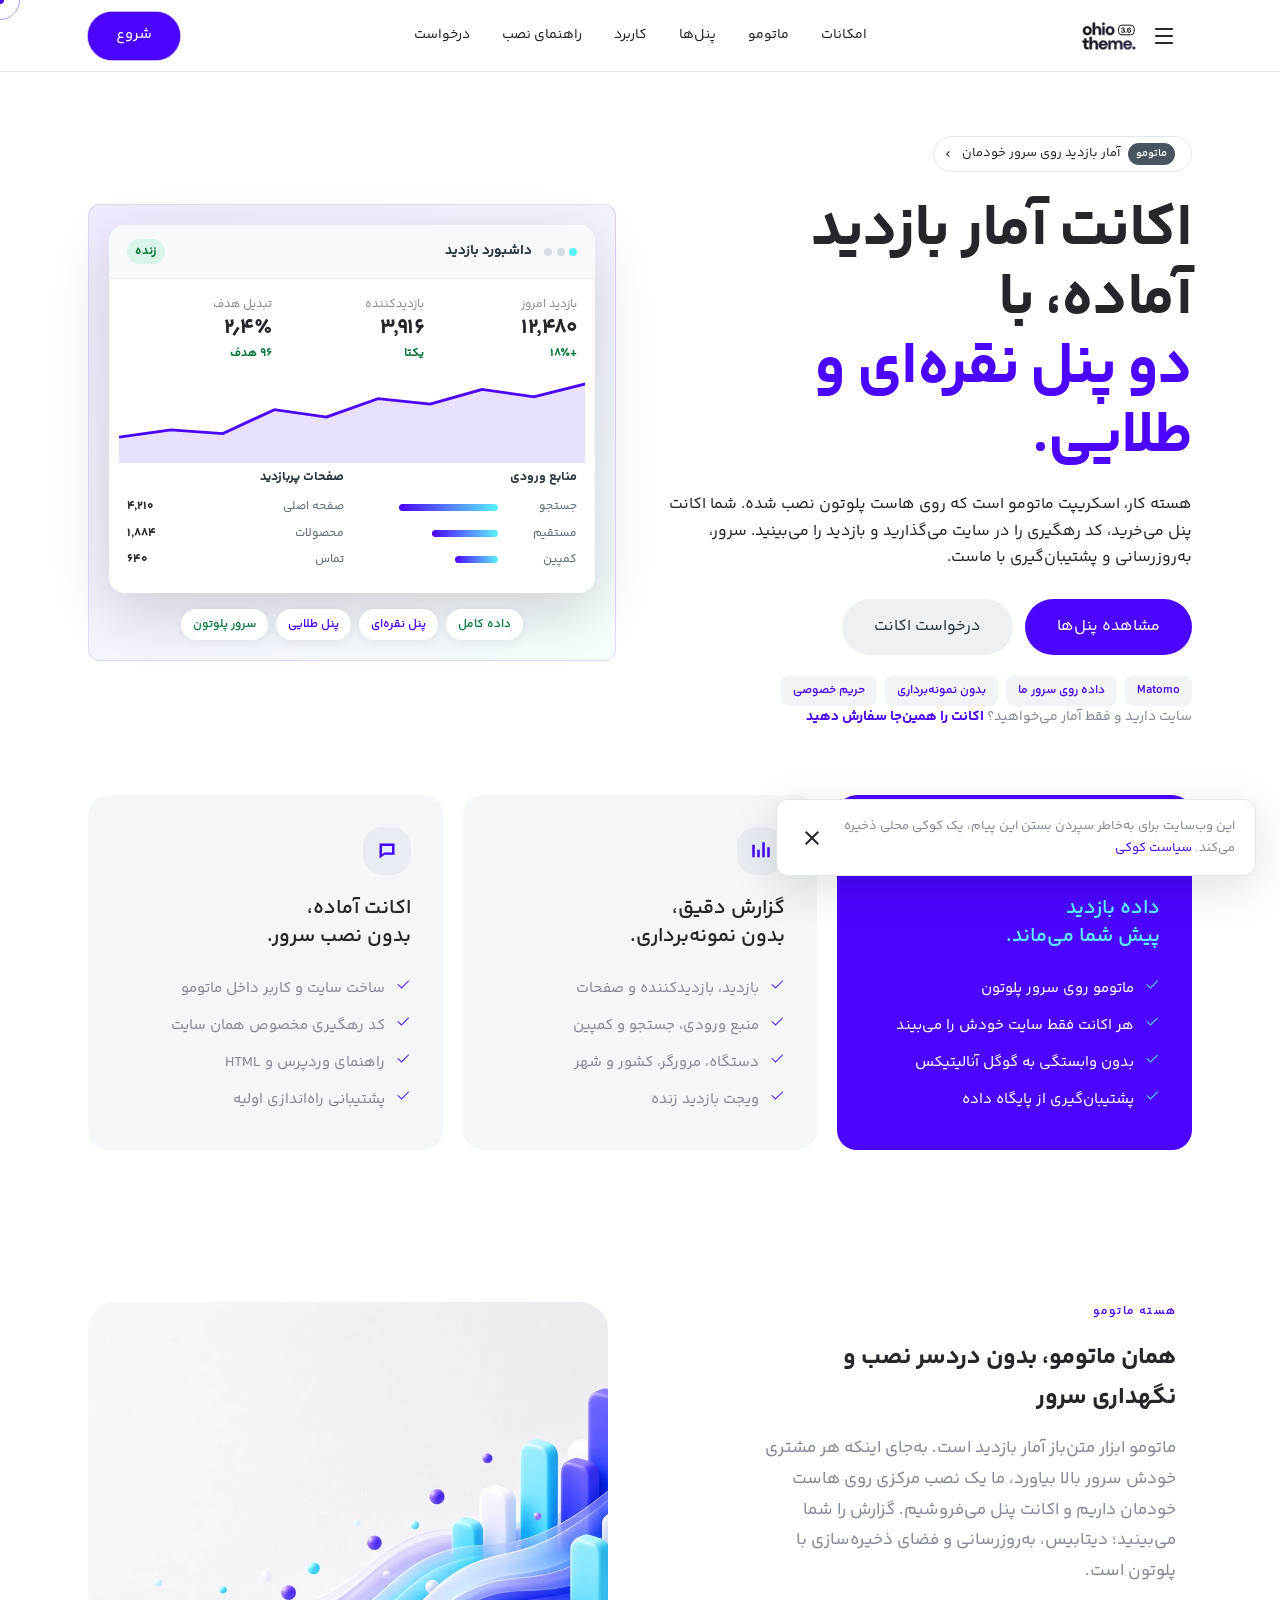
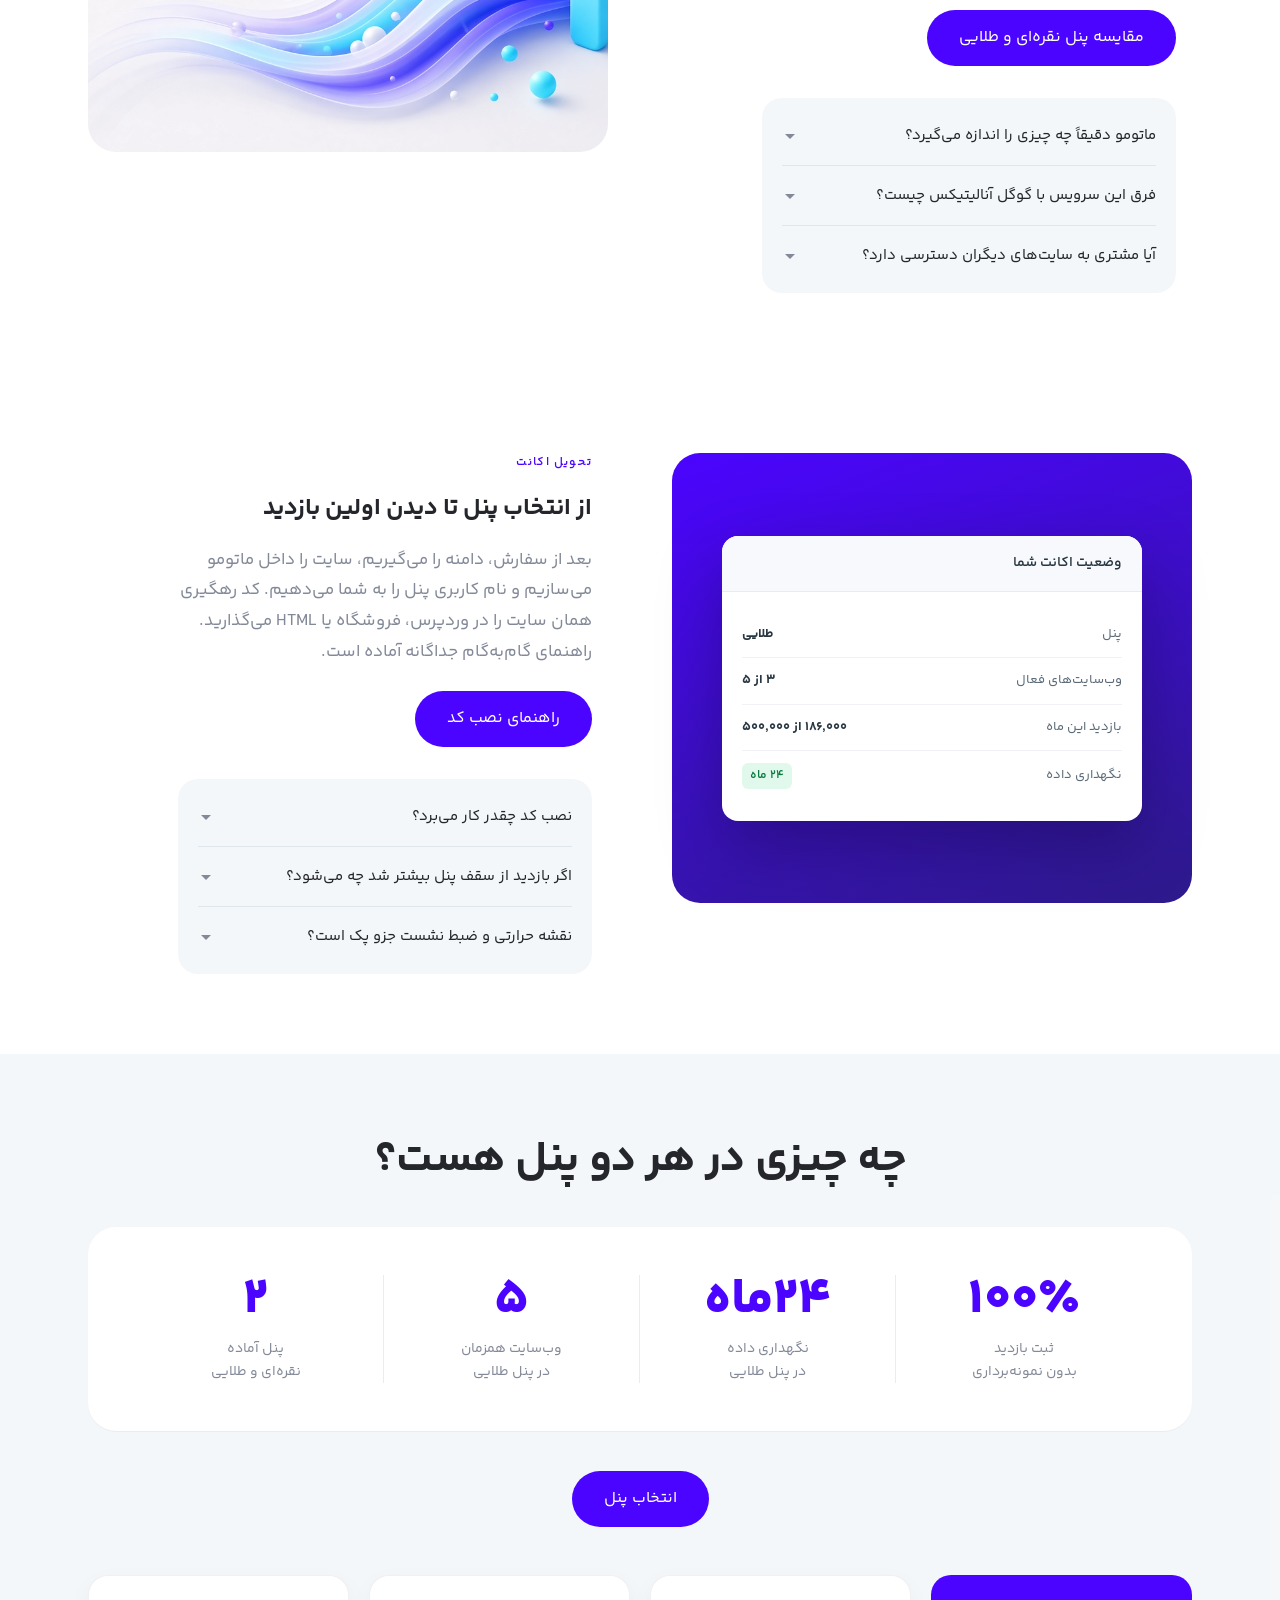
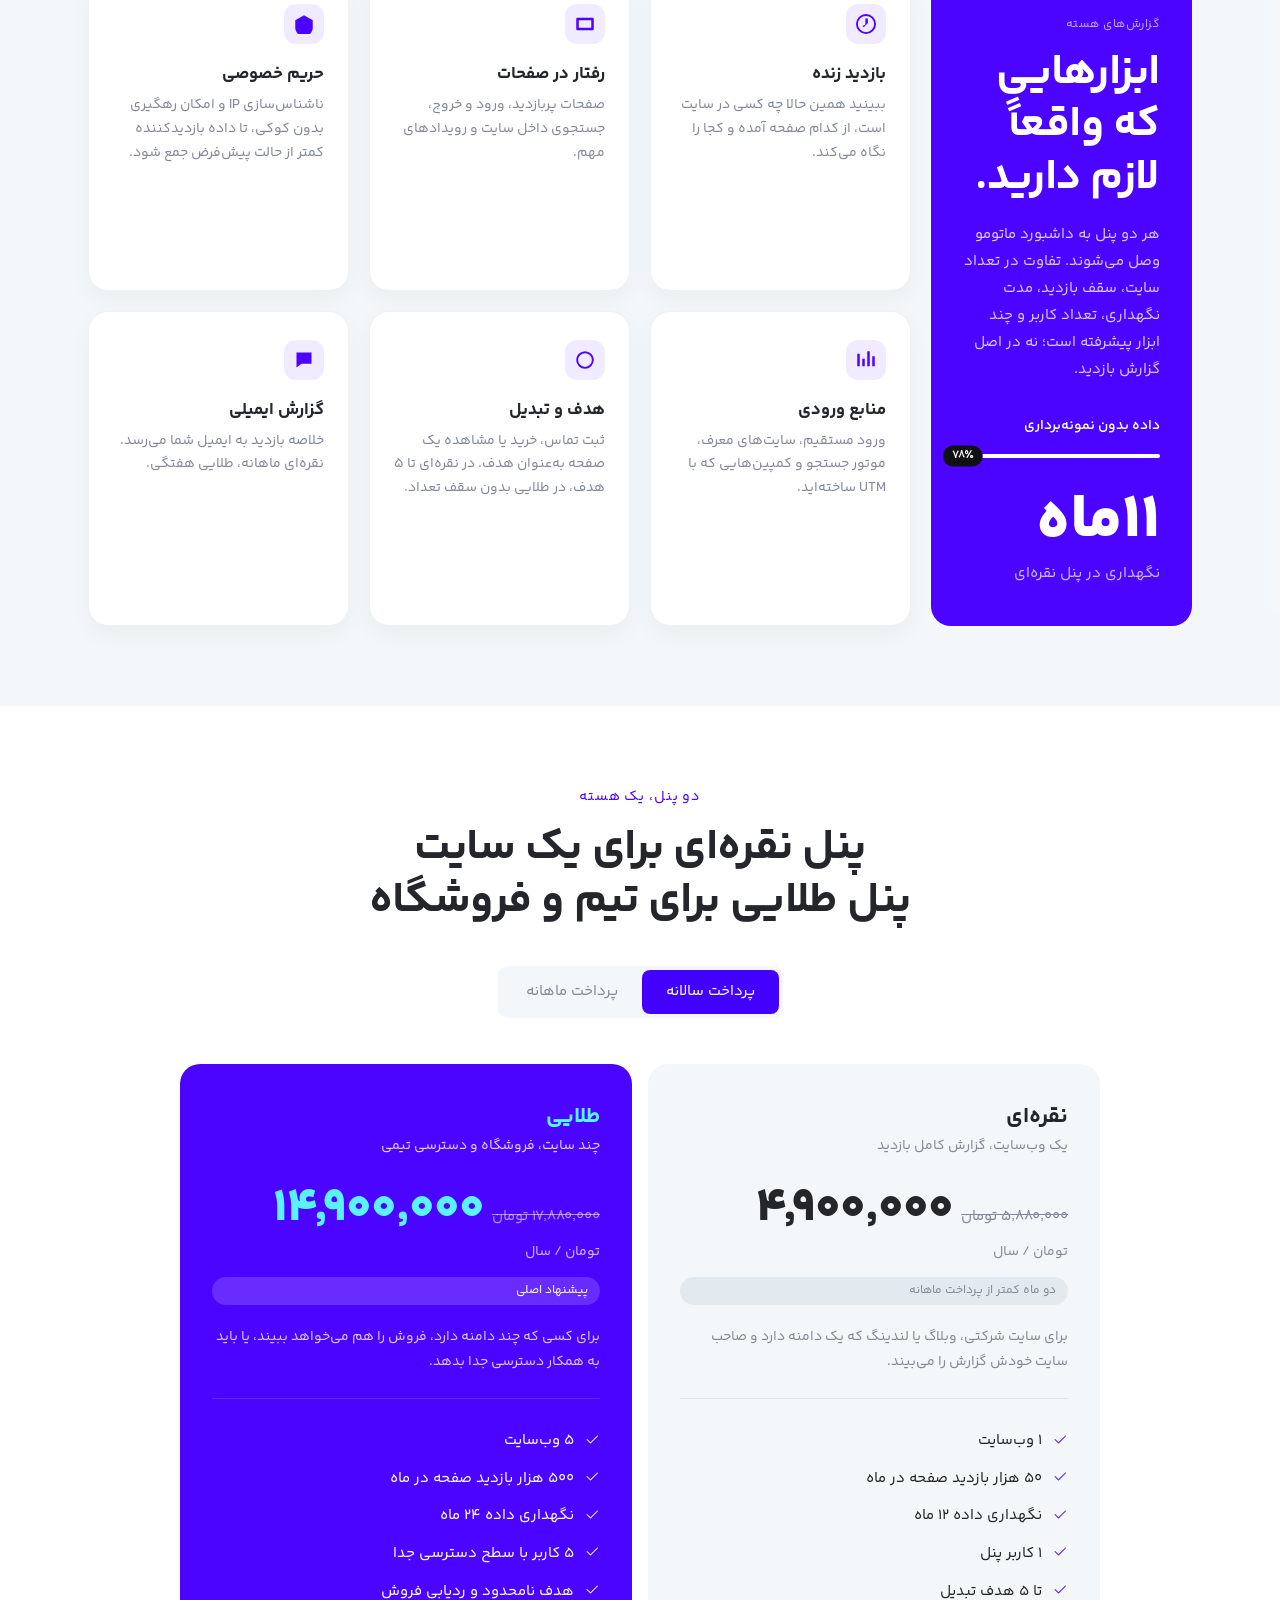
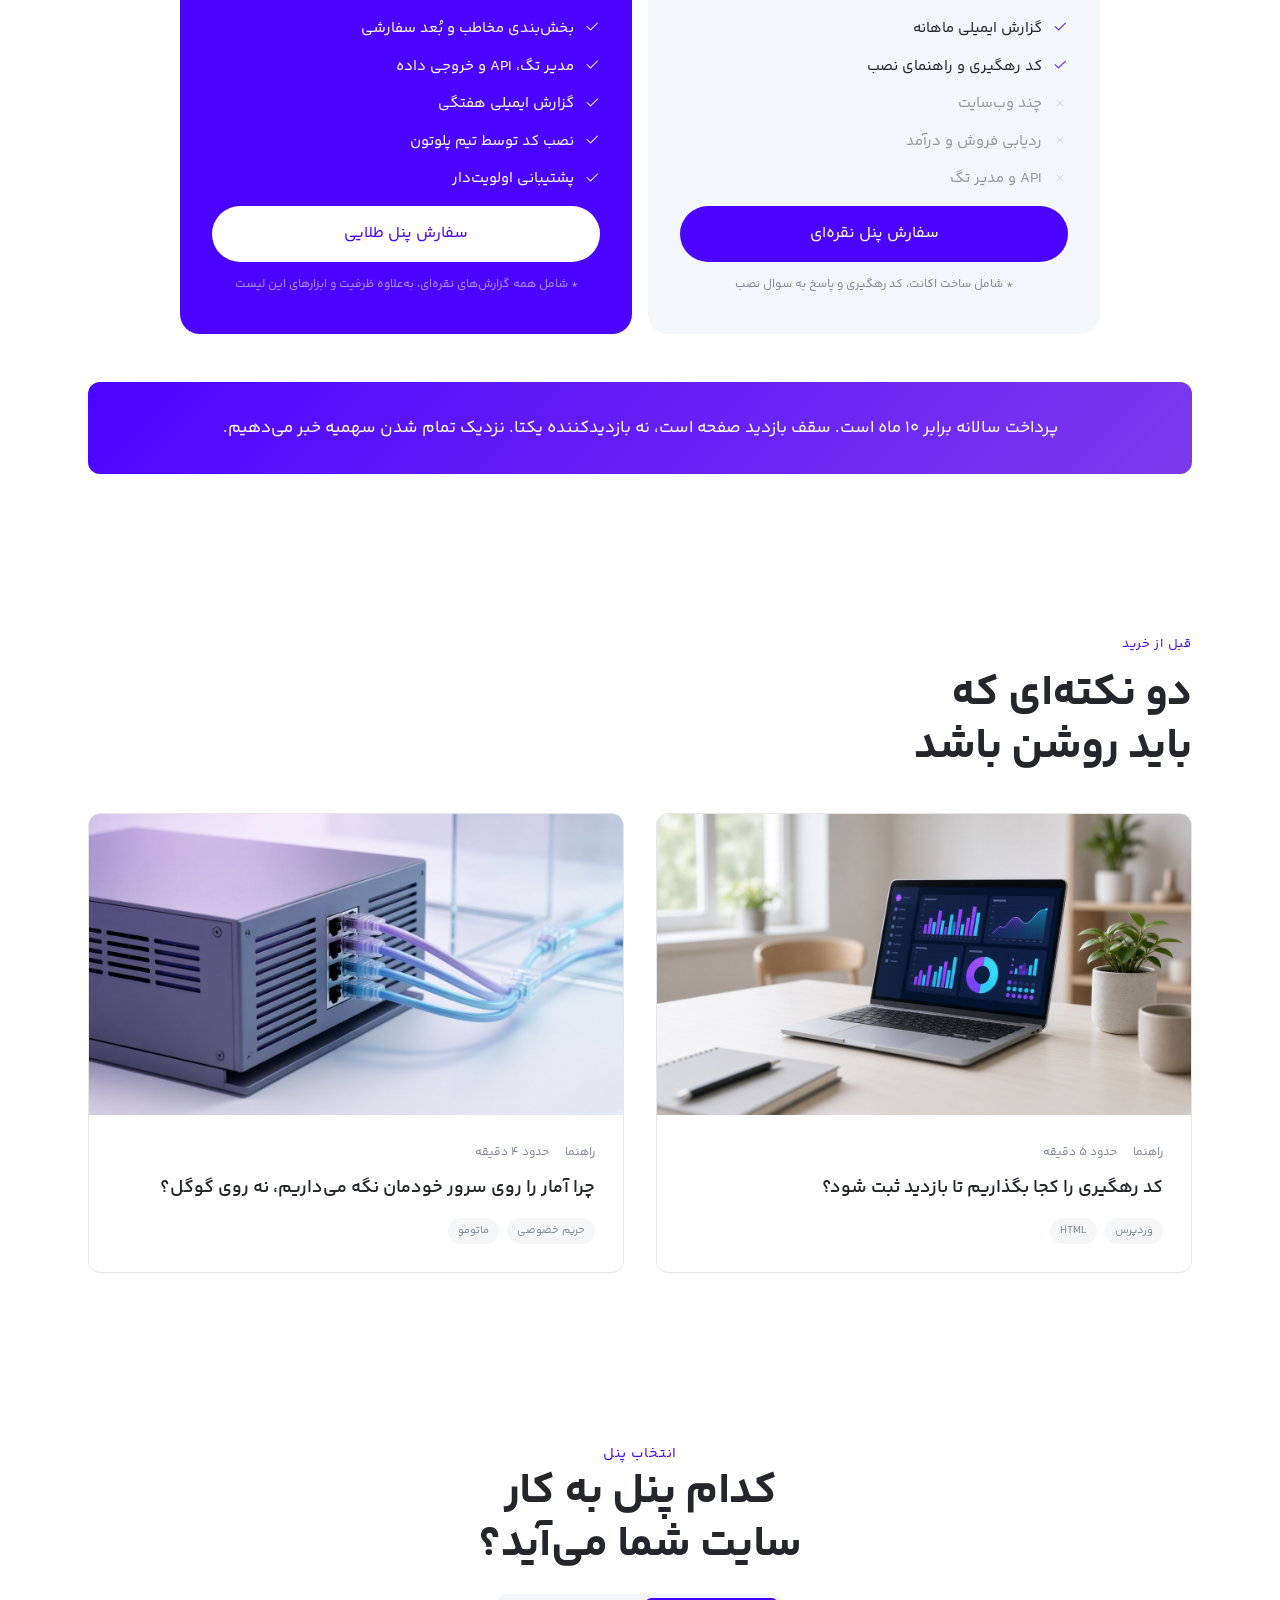
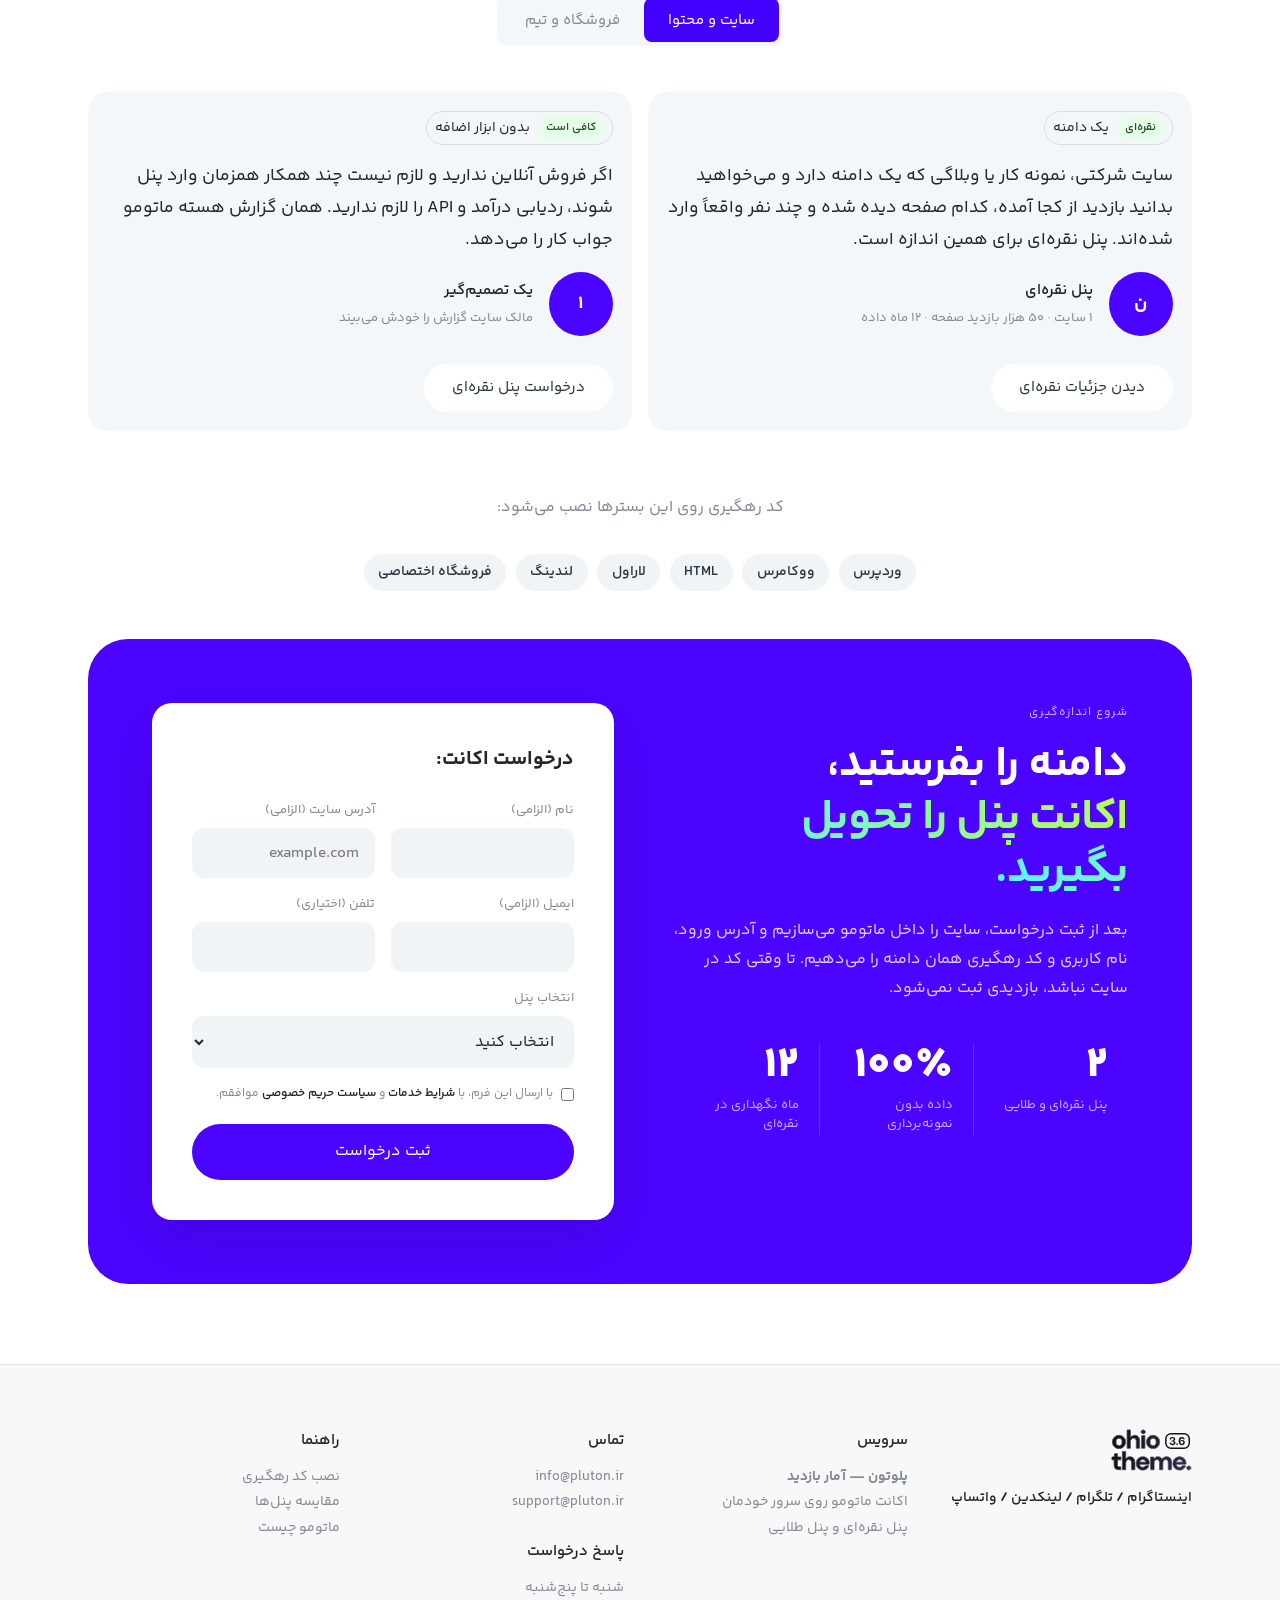
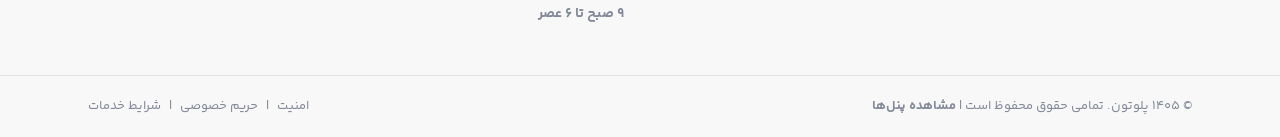
<file: public/index.html>
<!DOCTYPE html>
<html lang="fa" dir="rtl">
<head>
<meta charset="UTF-8">
<meta name="viewport" content="width=device-width, initial-scale=1.0">
<title>پلوتون — اکانت آمار بازدید ماتومو روی سرور خودمان</title>
<meta name="description" content="اکانت آماده آمار بازدید بر پایه ماتومو. پنل نقره‌ای برای یک سایت و پنل طلایی برای چند سایت و فروشگاه. داده روی سرور پلوتون می‌ماند، بدون نمونه‌برداری و بدون گوگل آنالیتیکس.">
<meta name="robots" content="index, follow">
<link rel="canonical" href="https://pluton.ir/">
<link rel="icon" href="assets/images/BN3XNo6N-cropped-favicon-32x32.png" sizes="32x32">
<link rel="preload" href="assets/fonts/YekanBakhFaNum-Regular.woff" as="font" type="font/woff" crossorigin>
<link rel="preload" href="css/main.css" as="style">
<link rel="stylesheet" href="css/main.css">
</head>
<body class="custom-cursor links-underline">

<div class="circle-cursor circle-cursor-outer"></div>
<div class="circle-cursor circle-cursor-inner"><svg width="21" height="21" viewBox="0 0 21 21" fill="none"><path d="M2.06 0H20.06V18H17.06V5.12L2.12 20.06L0 17.94L14.94 3H2.06V0Z" fill="#fff"/></svg></div>

<ul class="elements-bar left -unlist">
<li><a href="#" class="scroll-top"><div class="scroll-top-bar"><div class="scroll-track" style="height:0%"></div></div><div>بازگشت به بالا</div></a></li>
</ul>

<header class="header header-3" id="masthead">
<div class="page-container header-wrap">
<div class="left-part">
<button class="hamburger-button" data-menu-open aria-label="منو" type="button"><div class="hamburger icon-button"><span class="icon-bar"></span><span class="icon-bar"></span><span class="icon-bar"></span></div></button>
</div>
<div class="branding"><a class="branding-title" href="/"><div class="logo">
<img src="assets/images/TuLQy7xn-logo3.6.svg" class="light-scheme-logo" alt="پلوتون" width="140" height="32">
<img src="assets/images/V8tKuZAP-logo3.6__inverse.svg" class="dark-scheme-logo" alt="پلوتون" width="140" height="32">
</div></a></div>
<nav class="nav" id="site-navigation"><div class="nav-container"><ul class="menu">
<li><a href="#features" class="menu-link main-menu-link"><span>امکانات</span></a></li>
<li><a href="#discover" class="menu-link main-menu-link"><span>ماتومو</span></a></li>
<li><a href="#pricing" class="menu-link main-menu-link"><span>پنل‌ها</span></a></li>
<li><a href="#usecases" class="menu-link main-menu-link"><span>کاربرد</span></a></li>
<li><a href="product/index.html" class="menu-link main-menu-link"><span>راهنمای نصب</span></a></li>
<li><a href="#contact" class="menu-link main-menu-link"><span>درخواست</span></a></li>
</ul></div></nav>
<div class="right-part right">
<span class="contact-button-wrap">
<span class="contact-wave" aria-hidden="true"></span>
<span class="contact-wave" aria-hidden="true"></span>
<a href="#pricing" class="button -contact">شروع</a>
</span>
</div>
</div>
</header>

<div class="menu-overlay" id="menu-overlay">
<div class="overlay-bg" data-menu-close></div>
<div class="menu-panel">
<div class="close-bar"><button class="icon-button" data-menu-close aria-label="بستن" type="button"><svg width="14" height="14" viewBox="0 0 14 14" fill="currentColor"><path d="M14 1.41 12.59 0 7 5.59 1.41 0 0 1.41 5.59 7 0 12.59 1.41 14 7 8.41 12.59 14 14 12.59 8.41 7 14 1.41Z"/></svg></button></div>
<div class="menu-contact"><h4>درخواست اکانت</h4><p>پنل نقره‌ای یا طلایی را انتخاب کنید و دامنه سایت را بفرستید.<br>info@pluton.ir</p></div>
<div class="menu-contact"><h4>پشتیبانی پنل</h4><p>نصب کد، بازیابی دسترسی و افزایش سقف بازدید<br>support@pluton.ir</p></div>
<nav class="menu-nav">
<a href="#features">امکانات</a><a href="#discover">ماتومو</a><a href="#pricing">پنل‌ها</a><a href="#usecases">کاربرد</a><a href="product/index.html">راهنمای نصب</a><a href="#contact">درخواست</a>
</nav>
</div>
</div>

<main id="main" class="site-content">

<section class="hero-section"><div class="page-container"><div class="hero-grid">
<div class="hero-content">
<a href="#discover" class="-undash"><div class="badge"><span class="badge-inner">ماتومو</span>آمار بازدید روی سرور خودمان <svg width="12" height="12" viewBox="0 0 24 24" fill="currentColor" style="display:inline"><path d="M15.41 7.41 14 6l-6 6 6 6 1.41-1.41L10.83 12z"/></svg></div></a>
<div class="heading -left"><h1 class="title">اکانت آمار بازدید<br>آماده، با<br><span class="highlighted-text">دو پنل نقره‌ای و طلایی.</span></h1></div>
<p>هسته کار، اسکریپت ماتومو است که روی هاست پلوتون نصب شده. شما اکانت پنل می‌خرید، کد رهگیری را در سایت می‌گذارید و بازدید را می‌بینید. سرور، به‌روزرسانی و پشتیبان‌گیری با ماست.</p>
<div class="hero-buttons">
<a href="#pricing" class="button -default -large">مشاهده پنل‌ها</a>
<a href="#contact" class="button -secondary -large">درخواست اکانت</a>
</div>
<div class="tech-stack">
<span>Matomo</span><span>داده روی سرور ما</span><span>بدون نمونه‌برداری</span><span>حریم خصوصی</span>
</div>
<p class="hero-signin">سایت دارید و فقط آمار می‌خواهید؟ <a href="#contact"><strong>اکانت را همین‌جا سفارش دهید</strong></a></p>
</div>
<div class="hero-visual">
<div class="lighthouse-showcase">
<div class="analytics-board" role="img" aria-label="نمونه داشبورد آمار بازدید با بازدید امروز، منابع ورودی و صفحات پربازدید">
<div class="analytics-board-bar">
<span class="analytics-dots" aria-hidden="true"><i></i><i></i><i></i></span>
<strong>داشبورد بازدید</strong>
<span class="analytics-live">زنده</span>
</div>
<div class="analytics-kpis">
<div><span>بازدید امروز</span><strong>۱۲٬۴۸۰</strong><em>+۱۸٪</em></div>
<div><span>بازدیدکننده</span><strong>۳٬۹۱۶</strong><em>یکتا</em></div>
<div><span>تبدیل هدف</span><strong>۲٫۴٪</strong><em>۹۶ هدف</em></div>
</div>
<div class="analytics-chart" aria-hidden="true">
<svg viewBox="0 0 360 100" preserveAspectRatio="none">
<polygon fill="rgba(75,4,255,0.12)" points="0,100 0,72 40,64 80,68 120,42 160,50 200,30 240,36 280,20 320,28 360,14 360,100"></polygon>
<polyline fill="none" stroke="#4b04ff" stroke-width="3" points="0,72 40,64 80,68 120,42 160,50 200,30 240,36 280,20 320,28 360,14"></polyline>
</svg>
</div>
<div class="analytics-split">
<div>
<h6>منابع ورودی</h6>
<div class="analytics-bar"><span>جستجو</span><i style="width:72%"></i></div>
<div class="analytics-bar"><span>مستقیم</span><i style="width:48%"></i></div>
<div class="analytics-bar"><span>کمپین</span><i style="width:31%"></i></div>
</div>
<div>
<h6>صفحات پربازدید</h6>
<div class="analytics-row"><span>صفحه اصلی</span><b>۴٬۲۱۰</b></div>
<div class="analytics-row"><span>محصولات</span><b>۱٬۸۸۴</b></div>
<div class="analytics-row"><span>تماس</span><b>۶۴۰</b></div>
</div>
</div>
</div>
<div class="lighthouse-badges">
<span class="lighthouse-badge -green">داده کامل</span>
<span class="lighthouse-badge -purple">پنل نقره‌ای</span>
<span class="lighthouse-badge -purple">پنل طلایی</span>
<span class="lighthouse-badge -green">سرور پلوتون</span>
</div>
</div>
</div>
</div></div></section>

<section class="service-tables-section"><div class="page-container"><div class="service-tables">

<div class="service-table service-table--featured">
<span class="icon-group -contained"><svg width="20" height="20" viewBox="0 0 16 16" fill="currentColor"><path d="M8 1L1 5v6c0 3.5 3 6.5 7 8 4-1.5 7-4.5 7-8V5L8 1z"/></svg></span>
<div class="heading"><h4 class="title">داده بازدید<br>پیش شما می‌ماند.</h4></div>
<ul class="service-table-features">
<li class="exist"><i class="icon"><svg width="16" height="16" viewBox="0 0 16 16" fill="currentColor"><path d="M13.854 3.646a.5.5 0 0 1 0 .708l-7 7a.5.5 0 0 1-.708 0l-3.5-3.5a.5.5 0 1 1 .708-.708L6.5 10.293l6.646-6.647a.5.5 0 0 1 .708 0z"/></svg></i>ماتومو روی سرور پلوتون</li>
<li class="exist"><i class="icon"><svg width="16" height="16" viewBox="0 0 16 16" fill="currentColor"><path d="M13.854 3.646a.5.5 0 0 1 0 .708l-7 7a.5.5 0 0 1-.708 0l-3.5-3.5a.5.5 0 1 1 .708-.708L6.5 10.293l6.646-6.647a.5.5 0 0 1 .708 0z"/></svg></i>هر اکانت فقط سایت خودش را می‌بیند</li>
<li class="exist"><i class="icon"><svg width="16" height="16" viewBox="0 0 16 16" fill="currentColor"><path d="M13.854 3.646a.5.5 0 0 1 0 .708l-7 7a.5.5 0 0 1-.708 0l-3.5-3.5a.5.5 0 1 1 .708-.708L6.5 10.293l6.646-6.647a.5.5 0 0 1 .708 0z"/></svg></i>بدون وابستگی به گوگل آنالیتیکس</li>
<li class="exist"><i class="icon"><svg width="16" height="16" viewBox="0 0 16 16" fill="currentColor"><path d="M13.854 3.646a.5.5 0 0 1 0 .708l-7 7a.5.5 0 0 1-.708 0l-3.5-3.5a.5.5 0 1 1 .708-.708L6.5 10.293l6.646-6.647a.5.5 0 0 1 .708 0z"/></svg></i>پشتیبان‌گیری از پایگاه داده</li>
</ul>
</div>

<div class="service-table service-table--muted">
<span class="icon-group -contained"><svg width="20" height="20" viewBox="0 0 16 16" fill="currentColor"><path d="M1 13h2V3H1v10zm4 0h2V7H5v6zm4 0h2V1H9v12zm4 0h2V5h-2v8z"/></svg></span>
<div class="heading"><h4 class="title">گزارش دقیق،<br>بدون نمونه‌برداری.</h4></div>
<ul class="service-table-features">
<li class="exist"><i class="icon"><svg width="16" height="16" viewBox="0 0 16 16" fill="currentColor"><path d="M13.854 3.646a.5.5 0 0 1 0 .708l-7 7a.5.5 0 0 1-.708 0l-3.5-3.5a.5.5 0 1 1 .708-.708L6.5 10.293l6.646-6.647a.5.5 0 0 1 .708 0z"/></svg></i>بازدید، بازدیدکننده و صفحات</li>
<li class="exist"><i class="icon"><svg width="16" height="16" viewBox="0 0 16 16" fill="currentColor"><path d="M13.854 3.646a.5.5 0 0 1 0 .708l-7 7a.5.5 0 0 1-.708 0l-3.5-3.5a.5.5 0 1 1 .708-.708L6.5 10.293l6.646-6.647a.5.5 0 0 1 .708 0z"/></svg></i>منبع ورودی، جستجو و کمپین</li>
<li class="exist"><i class="icon"><svg width="16" height="16" viewBox="0 0 16 16" fill="currentColor"><path d="M13.854 3.646a.5.5 0 0 1 0 .708l-7 7a.5.5 0 0 1-.708 0l-3.5-3.5a.5.5 0 1 1 .708-.708L6.5 10.293l6.646-6.647a.5.5 0 0 1 .708 0z"/></svg></i>دستگاه، مرورگر، کشور و شهر</li>
<li class="exist"><i class="icon"><svg width="16" height="16" viewBox="0 0 16 16" fill="currentColor"><path d="M13.854 3.646a.5.5 0 0 1 0 .708l-7 7a.5.5 0 0 1-.708 0l-3.5-3.5a.5.5 0 1 1 .708-.708L6.5 10.293l6.646-6.647a.5.5 0 0 1 .708 0z"/></svg></i>ویجت بازدید زنده</li>
</ul>
</div>

<div class="service-table service-table--muted">
<span class="icon-group -contained"><svg width="20" height="20" viewBox="0 0 16 16" fill="currentColor"><path d="M2 2h12v9H6l-4 3V2zm2 2v6.6l2-1.5h6V4H4z"/></svg></span>
<div class="heading"><h4 class="title">اکانت آماده،<br>بدون نصب سرور.</h4></div>
<ul class="service-table-features">
<li class="exist"><i class="icon"><svg width="16" height="16" viewBox="0 0 16 16" fill="currentColor"><path d="M13.854 3.646a.5.5 0 0 1 0 .708l-7 7a.5.5 0 0 1-.708 0l-3.5-3.5a.5.5 0 1 1 .708-.708L6.5 10.293l6.646-6.647a.5.5 0 0 1 .708 0z"/></svg></i>ساخت سایت و کاربر داخل ماتومو</li>
<li class="exist"><i class="icon"><svg width="16" height="16" viewBox="0 0 16 16" fill="currentColor"><path d="M13.854 3.646a.5.5 0 0 1 0 .708l-7 7a.5.5 0 0 1-.708 0l-3.5-3.5a.5.5 0 1 1 .708-.708L6.5 10.293l6.646-6.647a.5.5 0 0 1 .708 0z"/></svg></i>کد رهگیری مخصوص همان سایت</li>
<li class="exist"><i class="icon"><svg width="16" height="16" viewBox="0 0 16 16" fill="currentColor"><path d="M13.854 3.646a.5.5 0 0 1 0 .708l-7 7a.5.5 0 0 1-.708 0l-3.5-3.5a.5.5 0 1 1 .708-.708L6.5 10.293l6.646-6.647a.5.5 0 0 1 .708 0z"/></svg></i>راهنمای وردپرس و HTML</li>
<li class="exist"><i class="icon"><svg width="16" height="16" viewBox="0 0 16 16" fill="currentColor"><path d="M13.854 3.646a.5.5 0 0 1 0 .708l-7 7a.5.5 0 0 1-.708 0l-3.5-3.5a.5.5 0 1 1 .708-.708L6.5 10.293l6.646-6.647a.5.5 0 0 1 .708 0z"/></svg></i>پشتیبانی راه‌اندازی اولیه</li>
</ul>
</div>

</div></div></section>

<section class="section-block" id="discover"><div class="page-container"><div class="section-grid">
<div class="section-content">
<div class="eyebrow">هسته ماتومو</div>
<h2 class="title">همان ماتومو، بدون دردسر نصب و نگهداری سرور</h2>
<p class="desc">ماتومو ابزار متن‌باز آمار بازدید است. به‌جای اینکه هر مشتری خودش سرور بالا بیاورد، ما یک نصب مرکزی روی هاست خودمان داریم و اکانت پنل می‌فروشیم. گزارش را شما می‌بینید؛ دیتابیس، به‌روزرسانی و فضای ذخیره‌سازی با پلوتون است.</p>
<a href="#pricing" class="button -default -large">مقایسه پنل نقره‌ای و طلایی</a>
<div class="accordion -contained" style="margin-top:2rem">
<div class="accordion-item"><button class="accordion-trigger" type="button">ماتومو دقیقاً چه چیزی را اندازه می‌گیرد؟<svg width="16" height="16" viewBox="0 0 16 16" fill="currentColor"><path d="M8 11L3 6h10z"/></svg></button><div class="accordion-panel"><div class="accordion-panel-inner">بازدید صفحه، بازدیدکننده یکتا، مسیر صفحات، منبع ورود (مستقیم، سایت دیگر، کمپین UTM)، دستگاه، مرورگر، سیستم‌عامل، کشور و شهر، جستجوی داخل سایت و رویدادها. این‌ها جزو هسته ماتومو هستند و در هر دو پنل وجود دارند.</div></div></div>
<div class="accordion-item"><button class="accordion-trigger" type="button">فرق این سرویس با گوگل آنالیتیکس چیست؟<svg width="16" height="16" viewBox="0 0 16 16" fill="currentColor"><path d="M8 11L3 6h10z"/></svg></button><div class="accordion-panel"><div class="accordion-panel-inner">داده روی سرور ما ذخیره می‌شود، نه در حساب گوگل. گزارش نمونه‌برداری نمی‌شود؛ همان بازدیدهایی که ثبت شده‌اند را می‌بینید. اگر گوگل در دسترس نباشد یا سیاست داده برایتان مهم باشد، پنل همچنان مال خودتان است.</div></div></div>
<div class="accordion-item"><button class="accordion-trigger" type="button">آیا مشتری به سایت‌های دیگران دسترسی دارد؟<svg width="16" height="16" viewBox="0 0 16 16" fill="currentColor"><path d="M8 11L3 6h10z"/></svg></button><div class="accordion-panel"><div class="accordion-panel-inner">نه. در ماتومو برای هر خریدار کاربر جدا ساخته می‌شود و فقط به وب‌سایت‌های همان اکانت دسترسی می‌گیرد. پنل مدیریت کل سرور پیش پلوتون می‌ماند.</div></div></div>
</div>
</div>
<div class="section-visual"><div class="section-illustration section-illustration--discover" role="img" aria-label="تصویر انتزاعی جریان داده و آمار بازدید"></div></div>
</div></div></section>

<section class="section-block" id="delivery"><div class="page-container"><div class="section-grid -reverse">
<div class="section-content">
<div class="eyebrow">تحویل اکانت</div>
<h2 class="title">از انتخاب پنل تا دیدن اولین بازدید</h2>
<p class="desc">بعد از سفارش، دامنه را می‌گیریم، سایت را داخل ماتومو می‌سازیم و نام کاربری پنل را به شما می‌دهیم. کد رهگیری همان سایت را در وردپرس، فروشگاه یا HTML می‌گذارید. راهنمای گام‌به‌گام جداگانه آماده است.</p>
<a href="product/index.html" class="button -default -large">راهنمای نصب کد</a>
<div class="accordion -contained" style="margin-top:2rem">
<div class="accordion-item"><button class="accordion-trigger" type="button">نصب کد چقدر کار می‌برد؟<svg width="16" height="16" viewBox="0 0 16 16" fill="currentColor"><path d="M8 11L3 6h10z"/></svg></button><div class="accordion-panel"><div class="accordion-panel-inner">در وردپرس معمولاً با یک افزونه یا قرار دادن کد در سربرگ تمام می‌شود. در سایت HTML کد را قبل از بسته شدن body می‌گذارید. در پنل طلایی، اگر بخواهید، همین نصب را ما انجام می‌دهیم.</div></div></div>
<div class="accordion-item"><button class="accordion-trigger" type="button">اگر بازدید از سقف پنل بیشتر شد چه می‌شود؟<svg width="16" height="16" viewBox="0 0 16 16" fill="currentColor"><path d="M8 11L3 6h10z"/></svg></button><div class="accordion-panel"><div class="accordion-panel-inner">سقف را قطع ناگهانی نمی‌کنیم. نزدیک تمام شدن سهمیه خبر می‌دهیم تا به پنل بالاتر بروید یا بسته بازدید اضافه بگیرید. عدد دقیق سقف در کارت هر پنل نوشته شده است.</div></div></div>
<div class="accordion-item"><button class="accordion-trigger" type="button">نقشه حرارتی و ضبط نشست جزو پک است؟<svg width="16" height="16" viewBox="0 0 16 16" fill="currentColor"><path d="M8 11L3 6h10z"/></svg></button><div class="accordion-panel"><div class="accordion-panel-inner">نه. نقشه حرارتی، ضبط نشست، قیف و آزمون A/B افزونه پولی بازار ماتومو هستند و در هسته رایگان نیستند. این دو پنل روی گزارش‌های هسته ماتومو و تفاوت ظرفیت ساخته شده‌اند.</div></div></div>
</div>
</div>
<div class="section-visual"><div class="section-illustration section-illustration--admin"><div class="admin-mockup"><div class="admin-mockup-header">وضعیت اکانت شما</div><div class="admin-mockup-body"><div class="admin-mockup-row"><span>پنل</span><strong>طلایی</strong></div><div class="admin-mockup-row"><span>وب‌سایت‌های فعال</span><strong>۳ از ۵</strong></div><div class="admin-mockup-row"><span>بازدید این ماه</span><strong>۱۸۶٬۰۰۰ از ۵۰۰٬۰۰۰</strong></div><div class="admin-mockup-row"><span>نگهداری داده</span><span class="admin-mockup-stat">۲۴ ماه</span></div></div></div></div></div>
</div></div></section>

<section class="stats-features-section" id="features"><div class="page-container">
<div class="heading -center stats-features-heading"><h2 class="title">چه چیزی در هر دو پنل هست؟</h2></div>
<div class="stats-box"><div class="stats-grid">
<div class="counter -center" data-counter="100"><div class="counter-number"><span class="number">۰</span><span class="text-after">٪</span></div><h6 class="title">ثبت بازدید<br>بدون نمونه‌برداری</h6></div>
<div class="counter -center" data-counter="24"><div class="counter-number"><span class="number">۰</span><span class="text-after">ماه</span></div><h6 class="title">نگهداری داده<br>در پنل طلایی</h6></div>
<div class="counter -center" data-counter="5"><div class="counter-number"><span class="number">۰</span></div><h6 class="title">وب‌سایت همزمان<br>در پنل طلایی</h6></div>
<div class="counter -center" data-counter="2"><div class="counter-number"><span class="number">۰</span></div><h6 class="title">پنل آماده<br>نقره‌ای و طلایی</h6></div>
</div></div>
<div class="stats-features-cta"><a href="#pricing" class="button -default -large">انتخاب پنل</a></div>
<div class="features-grid">
<div class="features-card -purple">
<div class="heading -left"><div class="subtitle">گزارش‌های هسته</div><h2 class="title">ابزارهایی که <span class="highlighted-text -light">واقعاً لازم دارید.</span></h2></div>
<p class="desc">هر دو پنل به داشبورد ماتومو وصل می‌شوند. تفاوت در تعداد سایت، سقف بازدید، مدت نگهداری، تعداد کاربر و چند ابزار پیشرفته است؛ نه در اصل گزارش بازدید.</p>
<div class="progress -light" data-progress="100"><div class="progress-heading"><h6 class="label">داده بدون نمونه‌برداری</h6></div><div class="progress-holder"><div class="progress-bar"><span class="progress-percent"><span class="percent">۰</span>٪</span></div></div></div>
<div class="counter payroll-counter -light" data-counter="12"><div class="counter-number"><span class="number">۰</span><span class="text-after">ماه</span></div><h6 class="title">نگهداری در پنل نقره‌ای</h6></div>
</div>
<div class="features-col">
<div class="icon-box"><span class="icon-group -contained"><svg width="18" height="18" viewBox="0 0 16 16" fill="currentColor"><path d="M8 0a8 8 0 1 0 0 16A8 8 0 0 0 8 0zm0 1.5a6.5 6.5 0 1 1 0 13 6.5 6.5 0 0 1 0-13zm-.5 2v4.8L5.2 9.5l1 1 3.3-3.3V3.5H7.5z"/></svg></span><div class="icon-box-content"><h5>بازدید زنده</h5><p>ببینید همین حالا چه کسی در سایت است، از کدام صفحه آمده و کجا را نگاه می‌کند.</p></div></div>
<div class="icon-box"><span class="icon-group -contained"><svg width="18" height="18" viewBox="0 0 16 16" fill="currentColor"><path d="M1 13h2V3H1v10zm4 0h2V7H5v6zm4 0h2V1H9v12zm4 0h2V5h-2v8z"/></svg></span><div class="icon-box-content"><h5>منابع ورودی</h5><p>ورود مستقیم، سایت‌های معرف، موتور جستجو و کمپین‌هایی که با UTM ساخته‌اید.</p></div></div>
</div>
<div class="features-col">
<div class="icon-box"><span class="icon-group -contained"><svg width="18" height="18" viewBox="0 0 16 16" fill="currentColor"><path d="M2 3h12a1 1 0 0 1 1 1v8a1 1 0 0 1-1 1H2a1 1 0 0 1-1-1V4a1 1 0 0 1 1-1zm1 2v6h10V5H3z"/></svg></span><div class="icon-box-content"><h5>رفتار در صفحات</h5><p>صفحات پربازدید، ورود و خروج، جستجوی داخل سایت و رویدادهای مهم.</p></div></div>
<div class="icon-box"><span class="icon-group -contained"><svg width="18" height="18" viewBox="0 0 16 16" fill="currentColor"><path d="M8 1a7 7 0 1 0 0 14A7 7 0 0 0 8 1zm0 1.5a5.5 5.5 0 1 1 0 11 5.5 5.5 0 0 1 0-11z"/></svg></span><div class="icon-box-content"><h5>هدف و تبدیل</h5><p>ثبت تماس، خرید یا مشاهده یک صفحه به‌عنوان هدف. در نقره‌ای تا ۵ هدف، در طلایی بدون سقف تعداد.</p></div></div>
</div>
<div class="features-col">
<div class="icon-box"><span class="icon-group -contained"><svg width="18" height="18" viewBox="0 0 16 16" fill="currentColor"><path d="M8 1L1 5v6c0 3.5 3 6.5 7 8 4-1.5 7-4.5 7-8V5L8 1z"/></svg></span><div class="icon-box-content"><h5>حریم خصوصی</h5><p>ناشناس‌سازی IP و امکان رهگیری بدون کوکی، تا داده بازدیدکننده کمتر از حالت پیش‌فرض جمع شود.</p></div></div>
<div class="icon-box"><span class="icon-group -contained"><svg width="18" height="18" viewBox="0 0 16 16" fill="currentColor"><path d="M2 2h12v9H6l-4 3V2z"/></svg></span><div class="icon-box-content"><h5>گزارش ایمیلی</h5><p>خلاصه بازدید به ایمیل شما می‌رسد. نقره‌ای ماهانه، طلایی هفتگی.</p></div></div>
</div>
</div>
</div></section>

<section class="pricing-block" id="pricing"><div class="page-container"><div class="heading -center"><div class="subtitle">دو پنل، یک هسته</div><h2 class="title">پنل نقره‌ای برای یک سایت<br>پنل طلایی برای تیم و فروشگاه</h2></div>
<div class="tabs pricing-tabs"><div class="tabs-nav"><span class="tabs-nav-line"></span><button type="button" class="is-active">پرداخت سالانه</button><button type="button">پرداخت ماهانه</button></div>
<div class="tab-panel is-active"><div class="pricing-grid">

<div class="pricing-table">
<div class="pricing-table-headline"><h5 class="title">نقره‌ای</h5><p class="subtitle">یک وب‌سایت، گزارش کامل بازدید</p></div>
<div class="pricing-table-price"><s class="old-price">۵٬۸۸۰٬۰۰۰ تومان</s><span class="price-number">۴٬۹۰۰٬۰۰۰</span><span class="price-unit">تومان / سال</span><span class="tag">دو ماه کمتر از پرداخت ماهانه</span></div>
<div class="pricing-table-details">برای سایت شرکتی، وبلاگ یا لندینگ که یک دامنه دارد و صاحب سایت خودش گزارش را می‌بیند.</div>
<ul class="pricing-table-features">
<li class="exist"><i class="icon"><svg width="16" height="16" viewBox="0 0 16 16" fill="currentColor"><path d="M13.854 3.646a.5.5 0 0 1 0 .708l-7 7a.5.5 0 0 1-.708 0l-3.5-3.5a.5.5 0 1 1 .708-.708L6.5 10.293l6.646-6.647a.5.5 0 0 1 .708 0z"/></svg></i><span class="title">۱ وب‌سایت</span></li>
<li class="exist"><i class="icon"><svg width="16" height="16" viewBox="0 0 16 16" fill="currentColor"><path d="M13.854 3.646a.5.5 0 0 1 0 .708l-7 7a.5.5 0 0 1-.708 0l-3.5-3.5a.5.5 0 1 1 .708-.708L6.5 10.293l6.646-6.647a.5.5 0 0 1 .708 0z"/></svg></i><span class="title">۵۰ هزار بازدید صفحه در ماه</span></li>
<li class="exist"><i class="icon"><svg width="16" height="16" viewBox="0 0 16 16" fill="currentColor"><path d="M13.854 3.646a.5.5 0 0 1 0 .708l-7 7a.5.5 0 0 1-.708 0l-3.5-3.5a.5.5 0 1 1 .708-.708L6.5 10.293l6.646-6.647a.5.5 0 0 1 .708 0z"/></svg></i><span class="title">نگهداری داده ۱۲ ماه</span></li>
<li class="exist"><i class="icon"><svg width="16" height="16" viewBox="0 0 16 16" fill="currentColor"><path d="M13.854 3.646a.5.5 0 0 1 0 .708l-7 7a.5.5 0 0 1-.708 0l-3.5-3.5a.5.5 0 1 1 .708-.708L6.5 10.293l6.646-6.647a.5.5 0 0 1 .708 0z"/></svg></i><span class="title">۱ کاربر پنل</span></li>
<li class="exist"><i class="icon"><svg width="16" height="16" viewBox="0 0 16 16" fill="currentColor"><path d="M13.854 3.646a.5.5 0 0 1 0 .708l-7 7a.5.5 0 0 1-.708 0l-3.5-3.5a.5.5 0 1 1 .708-.708L6.5 10.293l6.646-6.647a.5.5 0 0 1 .708 0z"/></svg></i><span class="title">تا ۵ هدف تبدیل</span></li>
<li class="exist"><i class="icon"><svg width="16" height="16" viewBox="0 0 16 16" fill="currentColor"><path d="M13.854 3.646a.5.5 0 0 1 0 .708l-7 7a.5.5 0 0 1-.708 0l-3.5-3.5a.5.5 0 1 1 .708-.708L6.5 10.293l6.646-6.647a.5.5 0 0 1 .708 0z"/></svg></i><span class="title">گزارش ایمیلی ماهانه</span></li>
<li class="exist"><i class="icon"><svg width="16" height="16" viewBox="0 0 16 16" fill="currentColor"><path d="M13.854 3.646a.5.5 0 0 1 0 .708l-7 7a.5.5 0 0 1-.708 0l-3.5-3.5a.5.5 0 1 1 .708-.708L6.5 10.293l6.646-6.647a.5.5 0 0 1 .708 0z"/></svg></i><span class="title">کد رهگیری و راهنمای نصب</span></li>
<li class="missing"><i class="icon"><svg width="16" height="16" viewBox="0 0 16 16" fill="currentColor"><path d="M4.646 4.646a.5.5 0 0 1 .708 0L8 7.293l2.646-2.647a.5.5 0 0 1 .708.708L8.707 8l2.647 2.646a.5.5 0 0 1-.708.708L8 8.707l-2.646 2.647a.5.5 0 0 1-.708-.708L7.293 8 4.646 5.354a.5.5 0 0 1 0-.708z"/></svg></i><span class="title">چند وب‌سایت</span></li>
<li class="missing"><i class="icon"><svg width="16" height="16" viewBox="0 0 16 16" fill="currentColor"><path d="M4.646 4.646a.5.5 0 0 1 .708 0L8 7.293l2.646-2.647a.5.5 0 0 1 .708.708L8.707 8l2.647 2.646a.5.5 0 0 1-.708.708L8 8.707l-2.646 2.647a.5.5 0 0 1-.708-.708L7.293 8 4.646 5.354a.5.5 0 0 1 0-.708z"/></svg></i><span class="title">ردیابی فروش و درآمد</span></li>
<li class="missing"><i class="icon"><svg width="16" height="16" viewBox="0 0 16 16" fill="currentColor"><path d="M4.646 4.646a.5.5 0 0 1 .708 0L8 7.293l2.646-2.647a.5.5 0 0 1 .708.708L8.707 8l2.647 2.646a.5.5 0 0 1-.708.708L8 8.707l-2.646 2.647a.5.5 0 0 1-.708-.708L7.293 8 4.646 5.354a.5.5 0 0 1 0-.708z"/></svg></i><span class="title">API و مدیر تگ</span></li>
</ul>
<a href="#contact" class="button -default -large">سفارش پنل نقره‌ای</a>
<p class="pricing-note">* شامل ساخت اکانت، کد رهگیری و پاسخ به سوال نصب</p>
</div>

<div class="pricing-table -featured">
<div class="pricing-table-headline"><h5 class="title">طلایی</h5><p class="subtitle">چند سایت، فروشگاه و دسترسی تیمی</p></div>
<div class="pricing-table-price"><s class="old-price">۱۷٬۸۸۰٬۰۰۰ تومان</s><span class="price-number">۱۴٬۹۰۰٬۰۰۰</span><span class="price-unit">تومان / سال</span><span class="tag">پیشنهاد اصلی</span></div>
<div class="pricing-table-details">برای کسی که چند دامنه دارد، فروش را هم می‌خواهد ببیند، یا باید به همکار دسترسی جدا بدهد.</div>
<ul class="pricing-table-features">
<li class="exist"><i class="icon"><svg width="16" height="16" viewBox="0 0 16 16" fill="currentColor"><path d="M13.854 3.646a.5.5 0 0 1 0 .708l-7 7a.5.5 0 0 1-.708 0l-3.5-3.5a.5.5 0 1 1 .708-.708L6.5 10.293l6.646-6.647a.5.5 0 0 1 .708 0z"/></svg></i><span class="title">۵ وب‌سایت</span></li>
<li class="exist"><i class="icon"><svg width="16" height="16" viewBox="0 0 16 16" fill="currentColor"><path d="M13.854 3.646a.5.5 0 0 1 0 .708l-7 7a.5.5 0 0 1-.708 0l-3.5-3.5a.5.5 0 1 1 .708-.708L6.5 10.293l6.646-6.647a.5.5 0 0 1 .708 0z"/></svg></i><span class="title">۵۰۰ هزار بازدید صفحه در ماه</span></li>
<li class="exist"><i class="icon"><svg width="16" height="16" viewBox="0 0 16 16" fill="currentColor"><path d="M13.854 3.646a.5.5 0 0 1 0 .708l-7 7a.5.5 0 0 1-.708 0l-3.5-3.5a.5.5 0 1 1 .708-.708L6.5 10.293l6.646-6.647a.5.5 0 0 1 .708 0z"/></svg></i><span class="title">نگهداری داده ۲۴ ماه</span></li>
<li class="exist"><i class="icon"><svg width="16" height="16" viewBox="0 0 16 16" fill="currentColor"><path d="M13.854 3.646a.5.5 0 0 1 0 .708l-7 7a.5.5 0 0 1-.708 0l-3.5-3.5a.5.5 0 1 1 .708-.708L6.5 10.293l6.646-6.647a.5.5 0 0 1 .708 0z"/></svg></i><span class="title">۵ کاربر با سطح دسترسی جدا</span></li>
<li class="exist"><i class="icon"><svg width="16" height="16" viewBox="0 0 16 16" fill="currentColor"><path d="M13.854 3.646a.5.5 0 0 1 0 .708l-7 7a.5.5 0 0 1-.708 0l-3.5-3.5a.5.5 0 1 1 .708-.708L6.5 10.293l6.646-6.647a.5.5 0 0 1 .708 0z"/></svg></i><span class="title">هدف نامحدود و ردیابی فروش</span></li>
<li class="exist"><i class="icon"><svg width="16" height="16" viewBox="0 0 16 16" fill="currentColor"><path d="M13.854 3.646a.5.5 0 0 1 0 .708l-7 7a.5.5 0 0 1-.708 0l-3.5-3.5a.5.5 0 1 1 .708-.708L6.5 10.293l6.646-6.647a.5.5 0 0 1 .708 0z"/></svg></i><span class="title">بخش‌بندی مخاطب و بُعد سفارشی</span></li>
<li class="exist"><i class="icon"><svg width="16" height="16" viewBox="0 0 16 16" fill="currentColor"><path d="M13.854 3.646a.5.5 0 0 1 0 .708l-7 7a.5.5 0 0 1-.708 0l-3.5-3.5a.5.5 0 1 1 .708-.708L6.5 10.293l6.646-6.647a.5.5 0 0 1 .708 0z"/></svg></i><span class="title">مدیر تگ، API و خروجی داده</span></li>
<li class="exist"><i class="icon"><svg width="16" height="16" viewBox="0 0 16 16" fill="currentColor"><path d="M13.854 3.646a.5.5 0 0 1 0 .708l-7 7a.5.5 0 0 1-.708 0l-3.5-3.5a.5.5 0 1 1 .708-.708L6.5 10.293l6.646-6.647a.5.5 0 0 1 .708 0z"/></svg></i><span class="title">گزارش ایمیلی هفتگی</span></li>
<li class="exist"><i class="icon"><svg width="16" height="16" viewBox="0 0 16 16" fill="currentColor"><path d="M13.854 3.646a.5.5 0 0 1 0 .708l-7 7a.5.5 0 0 1-.708 0l-3.5-3.5a.5.5 0 1 1 .708-.708L6.5 10.293l6.646-6.647a.5.5 0 0 1 .708 0z"/></svg></i><span class="title">نصب کد توسط تیم پلوتون</span></li>
<li class="exist"><i class="icon"><svg width="16" height="16" viewBox="0 0 16 16" fill="currentColor"><path d="M13.854 3.646a.5.5 0 0 1 0 .708l-7 7a.5.5 0 0 1-.708 0l-3.5-3.5a.5.5 0 1 1 .708-.708L6.5 10.293l6.646-6.647a.5.5 0 0 1 .708 0z"/></svg></i><span class="title">پشتیبانی اولویت‌دار</span></li>
</ul>
<a href="#contact" class="button -default -large">سفارش پنل طلایی</a>
<p class="pricing-note">* شامل همه گزارش‌های نقره‌ای، به‌علاوه ظرفیت و ابزارهای این لیست</p>
</div>

</div></div>
<div class="tab-panel"><div class="pricing-grid">

<div class="pricing-table">
<div class="pricing-table-headline"><h5 class="title">نقره‌ای</h5><p class="subtitle">یک وب‌سایت، گزارش کامل بازدید</p></div>
<div class="pricing-table-price"><span class="price-number">۴۹۰٬۰۰۰</span><span class="price-unit">تومان / ماه</span><span class="tag">پرداخت ماهانه</span></div>
<div class="pricing-table-details">برای سایت شرکتی، وبلاگ یا لندینگ که یک دامنه دارد و صاحب سایت خودش گزارش را می‌بیند.</div>
<ul class="pricing-table-features">
<li class="exist"><i class="icon"><svg width="16" height="16" viewBox="0 0 16 16" fill="currentColor"><path d="M13.854 3.646a.5.5 0 0 1 0 .708l-7 7a.5.5 0 0 1-.708 0l-3.5-3.5a.5.5 0 1 1 .708-.708L6.5 10.293l6.646-6.647a.5.5 0 0 1 .708 0z"/></svg></i><span class="title">۱ وب‌سایت</span></li>
<li class="exist"><i class="icon"><svg width="16" height="16" viewBox="0 0 16 16" fill="currentColor"><path d="M13.854 3.646a.5.5 0 0 1 0 .708l-7 7a.5.5 0 0 1-.708 0l-3.5-3.5a.5.5 0 1 1 .708-.708L6.5 10.293l6.646-6.647a.5.5 0 0 1 .708 0z"/></svg></i><span class="title">۵۰ هزار بازدید صفحه در ماه</span></li>
<li class="exist"><i class="icon"><svg width="16" height="16" viewBox="0 0 16 16" fill="currentColor"><path d="M13.854 3.646a.5.5 0 0 1 0 .708l-7 7a.5.5 0 0 1-.708 0l-3.5-3.5a.5.5 0 1 1 .708-.708L6.5 10.293l6.646-6.647a.5.5 0 0 1 .708 0z"/></svg></i><span class="title">نگهداری داده ۱۲ ماه</span></li>
<li class="exist"><i class="icon"><svg width="16" height="16" viewBox="0 0 16 16" fill="currentColor"><path d="M13.854 3.646a.5.5 0 0 1 0 .708l-7 7a.5.5 0 0 1-.708 0l-3.5-3.5a.5.5 0 1 1 .708-.708L6.5 10.293l6.646-6.647a.5.5 0 0 1 .708 0z"/></svg></i><span class="title">۱ کاربر پنل</span></li>
<li class="exist"><i class="icon"><svg width="16" height="16" viewBox="0 0 16 16" fill="currentColor"><path d="M13.854 3.646a.5.5 0 0 1 0 .708l-7 7a.5.5 0 0 1-.708 0l-3.5-3.5a.5.5 0 1 1 .708-.708L6.5 10.293l6.646-6.647a.5.5 0 0 1 .708 0z"/></svg></i><span class="title">تا ۵ هدف تبدیل</span></li>
<li class="exist"><i class="icon"><svg width="16" height="16" viewBox="0 0 16 16" fill="currentColor"><path d="M13.854 3.646a.5.5 0 0 1 0 .708l-7 7a.5.5 0 0 1-.708 0l-3.5-3.5a.5.5 0 1 1 .708-.708L6.5 10.293l6.646-6.647a.5.5 0 0 1 .708 0z"/></svg></i><span class="title">گزارش ایمیلی ماهانه</span></li>
<li class="exist"><i class="icon"><svg width="16" height="16" viewBox="0 0 16 16" fill="currentColor"><path d="M13.854 3.646a.5.5 0 0 1 0 .708l-7 7a.5.5 0 0 1-.708 0l-3.5-3.5a.5.5 0 1 1 .708-.708L6.5 10.293l6.646-6.647a.5.5 0 0 1 .708 0z"/></svg></i><span class="title">کد رهگیری و راهنمای نصب</span></li>
<li class="missing"><i class="icon"><svg width="16" height="16" viewBox="0 0 16 16" fill="currentColor"><path d="M4.646 4.646a.5.5 0 0 1 .708 0L8 7.293l2.646-2.647a.5.5 0 0 1 .708.708L8.707 8l2.647 2.646a.5.5 0 0 1-.708.708L8 8.707l-2.646 2.647a.5.5 0 0 1-.708-.708L7.293 8 4.646 5.354a.5.5 0 0 1 0-.708z"/></svg></i><span class="title">چند وب‌سایت</span></li>
<li class="missing"><i class="icon"><svg width="16" height="16" viewBox="0 0 16 16" fill="currentColor"><path d="M4.646 4.646a.5.5 0 0 1 .708 0L8 7.293l2.646-2.647a.5.5 0 0 1 .708.708L8.707 8l2.647 2.646a.5.5 0 0 1-.708.708L8 8.707l-2.646 2.647a.5.5 0 0 1-.708-.708L7.293 8 4.646 5.354a.5.5 0 0 1 0-.708z"/></svg></i><span class="title">ردیابی فروش و درآمد</span></li>
<li class="missing"><i class="icon"><svg width="16" height="16" viewBox="0 0 16 16" fill="currentColor"><path d="M4.646 4.646a.5.5 0 0 1 .708 0L8 7.293l2.646-2.647a.5.5 0 0 1 .708.708L8.707 8l2.647 2.646a.5.5 0 0 1-.708.708L8 8.707l-2.646 2.647a.5.5 0 0 1-.708-.708L7.293 8 4.646 5.354a.5.5 0 0 1 0-.708z"/></svg></i><span class="title">API و مدیر تگ</span></li>
</ul>
<a href="#contact" class="button -default -large">سفارش پنل نقره‌ای</a>
<p class="pricing-note">* شامل ساخت اکانت، کد رهگیری و پاسخ به سوال نصب</p>
</div>

<div class="pricing-table -featured">
<div class="pricing-table-headline"><h5 class="title">طلایی</h5><p class="subtitle">چند سایت، فروشگاه و دسترسی تیمی</p></div>
<div class="pricing-table-price"><span class="price-number">۱٬۴۹۰٬۰۰۰</span><span class="price-unit">تومان / ماه</span><span class="tag">پیشنهاد اصلی</span></div>
<div class="pricing-table-details">برای کسی که چند دامنه دارد، فروش را هم می‌خواهد ببیند، یا باید به همکار دسترسی جدا بدهد.</div>
<ul class="pricing-table-features">
<li class="exist"><i class="icon"><svg width="16" height="16" viewBox="0 0 16 16" fill="currentColor"><path d="M13.854 3.646a.5.5 0 0 1 0 .708l-7 7a.5.5 0 0 1-.708 0l-3.5-3.5a.5.5 0 1 1 .708-.708L6.5 10.293l6.646-6.647a.5.5 0 0 1 .708 0z"/></svg></i><span class="title">۵ وب‌سایت</span></li>
<li class="exist"><i class="icon"><svg width="16" height="16" viewBox="0 0 16 16" fill="currentColor"><path d="M13.854 3.646a.5.5 0 0 1 0 .708l-7 7a.5.5 0 0 1-.708 0l-3.5-3.5a.5.5 0 1 1 .708-.708L6.5 10.293l6.646-6.647a.5.5 0 0 1 .708 0z"/></svg></i><span class="title">۵۰۰ هزار بازدید صفحه در ماه</span></li>
<li class="exist"><i class="icon"><svg width="16" height="16" viewBox="0 0 16 16" fill="currentColor"><path d="M13.854 3.646a.5.5 0 0 1 0 .708l-7 7a.5.5 0 0 1-.708 0l-3.5-3.5a.5.5 0 1 1 .708-.708L6.5 10.293l6.646-6.647a.5.5 0 0 1 .708 0z"/></svg></i><span class="title">نگهداری داده ۲۴ ماه</span></li>
<li class="exist"><i class="icon"><svg width="16" height="16" viewBox="0 0 16 16" fill="currentColor"><path d="M13.854 3.646a.5.5 0 0 1 0 .708l-7 7a.5.5 0 0 1-.708 0l-3.5-3.5a.5.5 0 1 1 .708-.708L6.5 10.293l6.646-6.647a.5.5 0 0 1 .708 0z"/></svg></i><span class="title">۵ کاربر با سطح دسترسی جدا</span></li>
<li class="exist"><i class="icon"><svg width="16" height="16" viewBox="0 0 16 16" fill="currentColor"><path d="M13.854 3.646a.5.5 0 0 1 0 .708l-7 7a.5.5 0 0 1-.708 0l-3.5-3.5a.5.5 0 1 1 .708-.708L6.5 10.293l6.646-6.647a.5.5 0 0 1 .708 0z"/></svg></i><span class="title">هدف نامحدود و ردیابی فروش</span></li>
<li class="exist"><i class="icon"><svg width="16" height="16" viewBox="0 0 16 16" fill="currentColor"><path d="M13.854 3.646a.5.5 0 0 1 0 .708l-7 7a.5.5 0 0 1-.708 0l-3.5-3.5a.5.5 0 1 1 .708-.708L6.5 10.293l6.646-6.647a.5.5 0 0 1 .708 0z"/></svg></i><span class="title">بخش‌بندی مخاطب و بُعد سفارشی</span></li>
<li class="exist"><i class="icon"><svg width="16" height="16" viewBox="0 0 16 16" fill="currentColor"><path d="M13.854 3.646a.5.5 0 0 1 0 .708l-7 7a.5.5 0 0 1-.708 0l-3.5-3.5a.5.5 0 1 1 .708-.708L6.5 10.293l6.646-6.647a.5.5 0 0 1 .708 0z"/></svg></i><span class="title">مدیر تگ، API و خروجی داده</span></li>
<li class="exist"><i class="icon"><svg width="16" height="16" viewBox="0 0 16 16" fill="currentColor"><path d="M13.854 3.646a.5.5 0 0 1 0 .708l-7 7a.5.5 0 0 1-.708 0l-3.5-3.5a.5.5 0 1 1 .708-.708L6.5 10.293l6.646-6.647a.5.5 0 0 1 .708 0z"/></svg></i><span class="title">گزارش ایمیلی هفتگی</span></li>
<li class="exist"><i class="icon"><svg width="16" height="16" viewBox="0 0 16 16" fill="currentColor"><path d="M13.854 3.646a.5.5 0 0 1 0 .708l-7 7a.5.5 0 0 1-.708 0l-3.5-3.5a.5.5 0 1 1 .708-.708L6.5 10.293l6.646-6.647a.5.5 0 0 1 .708 0z"/></svg></i><span class="title">نصب کد توسط تیم پلوتون</span></li>
<li class="exist"><i class="icon"><svg width="16" height="16" viewBox="0 0 16 16" fill="currentColor"><path d="M13.854 3.646a.5.5 0 0 1 0 .708l-7 7a.5.5 0 0 1-.708 0l-3.5-3.5a.5.5 0 1 1 .708-.708L6.5 10.293l6.646-6.647a.5.5 0 0 1 .708 0z"/></svg></i><span class="title">پشتیبانی اولویت‌دار</span></li>
</ul>
<a href="#contact" class="button -default -large">سفارش پنل طلایی</a>
<p class="pricing-note">* شامل همه گزارش‌های نقره‌ای، به‌علاوه ظرفیت و ابزارهای این لیست</p>
</div>

</div></div>
</div>
<div class="promo-block"><p>پرداخت سالانه برابر ۱۰ ماه است. سقف بازدید صفحه است، نه بازدیدکننده یکتا. نزدیک تمام شدن سهمیه خبر می‌دهیم.</p></div>
</div></section>

<section class="blog-block" id="resources"><div class="page-container">
<div class="heading -left" style="margin-bottom:2.5rem"><div class="subtitle">قبل از خرید</div><h2 class="title">دو نکته‌ای که<br>باید روشن باشد</h2></div>
<div class="content-slider" data-slider>
<div class="content-slider-viewport">
<div class="content-slider-track blog-track">
<article class="blog-card content-slider-slide"><img src="assets/images/blog-dashboard.png" alt="میز کار با نمودارهای بنفش و فیروزه‌ای آمار بازدید، بدون متن خوانا" class="blog-card-image" loading="lazy"><div class="blog-card-body"><div class="blog-meta"><span>راهنما</span><span>حدود ۵ دقیقه</span></div><h4><a href="product/index.html">کد رهگیری را کجا بگذاریم تا بازدید ثبت شود؟</a></h4><div class="blog-tags"><span>وردپرس</span><span>HTML</span></div></div></article>
<article class="blog-card content-slider-slide"><img src="assets/images/blog-hosting.png" alt="فضای روشن نگهداری سرور با نور بنفش، نماد میزبانی داده آمار" class="blog-card-image" loading="lazy"><div class="blog-card-body"><div class="blog-meta"><span>راهنما</span><span>حدود ۴ دقیقه</span></div><h4><a href="#discover">چرا آمار را روی سرور خودمان نگه می‌داریم، نه روی گوگل؟</a></h4><div class="blog-tags"><span>حریم خصوصی</span><span>ماتومو</span></div></div></article>
</div>
</div>
<div class="content-slider-controls">
<button type="button" class="content-slider-btn -prev" aria-label="قبلی"><svg width="16" height="16" viewBox="0 0 16 16" fill="currentColor"><path d="M10.5 3.5 6 8l4.5 4.5-1 1-5.5-5.5 5.5-5.5 1 1z"/></svg></button>
<div class="content-slider-dots" role="tablist" aria-label="اسلایدها"></div>
<button type="button" class="content-slider-btn -next" aria-label="بعدی"><svg width="16" height="16" viewBox="0 0 16 16" fill="currentColor"><path d="M5.5 3.5 10 8l-4.5 4.5 1 1 5.5-5.5-5.5-5.5-1 1z"/></svg></button>
</div>
</div></div></section>

<section class="reviews-block" id="usecases"><div class="page-container">
<div class="heading -center">
<div class="subtitle">انتخاب پنل</div>
<h2 class="title">کدام پنل به کار<br>سایت شما می‌آید؟</h2>
</div>
<div class="tabs reviews-tabs">
<div class="tabs-nav"><span class="tabs-nav-line"></span>
<button type="button" class="is-active">سایت و محتوا</button>
<button type="button">فروشگاه و تیم</button>
</div>
<div class="tab-panel is-active"><div class="content-slider" data-slider><div class="content-slider-viewport"><div class="content-slider-track reviews-track">
<article class="reviews-card content-slider-slide">
<div class="badge"><span class="badge-inner">نقره‌ای</span>یک دامنه</div>
<div class="testimonial -middle-avatar -inline -left">
<p>سایت شرکتی، نمونه کار یا وبلاگی که یک دامنه دارد و می‌خواهید بدانید بازدید از کجا آمده، کدام صفحه دیده شده و چند نفر واقعاً وارد شده‌اند. پنل نقره‌ای برای همین اندازه است.</p>
<div class="holder">
<div class="avatar -large -letter" aria-hidden="true">ن</div>
<div class="author"><h6 class="title">پنل نقره‌ای</h6><p class="author-details">۱ سایت · ۵۰ هزار بازدید صفحه · ۱۲ ماه داده</p></div>
</div></div>
<a href="#pricing" class="button -default -reviews">دیدن جزئیات نقره‌ای</a>
</article>
<article class="reviews-card content-slider-slide">
<div class="badge"><span class="badge-inner">کافی است</span>بدون ابزار اضافه</div>
<div class="testimonial -middle-avatar -inline -left">
<p>اگر فروش آنلاین ندارید و لازم نیست چند همکار همزمان وارد پنل شوند، ردیابی درآمد و API را لازم ندارید. همان گزارش هسته ماتومو جواب کار را می‌دهد.</p>
<div class="holder">
<div class="avatar -large -letter" aria-hidden="true">۱</div>
<div class="author"><h6 class="title">یک تصمیم‌گیر</h6><p class="author-details">مالک سایت گزارش را خودش می‌بیند</p></div>
</div></div>
<a href="#contact" class="button -default -reviews">درخواست پنل نقره‌ای</a>
</article>
</div></div>
<div class="content-slider-controls">
<button type="button" class="content-slider-btn -prev" aria-label="قبلی"><svg width="16" height="16" viewBox="0 0 16 16" fill="currentColor"><path d="M10.5 3.5 6 8l4.5 4.5-1 1-5.5-5.5 5.5-5.5 1 1z"/></svg></button>
<div class="content-slider-dots" role="tablist" aria-label="اسلایدها"></div>
<button type="button" class="content-slider-btn -next" aria-label="بعدی"><svg width="16" height="16" viewBox="0 0 16 16" fill="currentColor"><path d="M5.5 3.5 10 8l-4.5 4.5 1 1 5.5-5.5-5.5-5.5-1 1z"/></svg></button>
</div>
</div></div>
<div class="tab-panel"><div class="content-slider" data-slider><div class="content-slider-viewport"><div class="content-slider-track reviews-track">
<article class="reviews-card content-slider-slide">
<div class="badge"><span class="badge-inner">طلایی</span>چند دامنه</div>
<div class="testimonial -middle-avatar -inline -left">
<p>فروشگاه، چند لندینگ، یا سایت اصلی به‌علاوه وبلاگ. در پنل طلایی تا ۵ وب‌سایت زیر یک اکانت می‌آید و می‌شود دید کدام کمپین واقعاً فروش ساخته است.</p>
<div class="holder">
<div class="avatar -large -letter" aria-hidden="true">ط</div>
<div class="author"><h6 class="title">پنل طلایی</h6><p class="author-details">۵ سایت · ۵۰۰ هزار بازدید صفحه · ۲۴ ماه داده</p></div>
</div></div>
<a href="#pricing" class="button -default -reviews">دیدن جزئیات طلایی</a>
</article>
<article class="reviews-card content-slider-slide">
<div class="badge"><span class="badge-inner">تیمی</span>دسترسی جدا</div>
<div class="testimonial -middle-avatar -inline -left">
<p>اگر پشتیبان، مدیر فروش و صاحب کسب‌وکار هر کدام باید گزارش را ببینند، پنج کاربر با سطح دسترسی جدا در پنل طلایی هست. نصب کد را هم می‌توانید به ما بسپارید.</p>
<div class="holder">
<div class="avatar -large -letter" aria-hidden="true">۵</div>
<div class="author"><h6 class="title">دسترسی تیمی</h6><p class="author-details">مشاهده، ویرایش گزارش یا مدیریت سایت</p></div>
</div></div>
<a href="#contact" class="button -default -reviews">درخواست پنل طلایی</a>
</article>
</div></div>
<div class="content-slider-controls">
<button type="button" class="content-slider-btn -prev" aria-label="قبلی"><svg width="16" height="16" viewBox="0 0 16 16" fill="currentColor"><path d="M10.5 3.5 6 8l4.5 4.5-1 1-5.5-5.5 5.5-5.5 1 1z"/></svg></button>
<div class="content-slider-dots" role="tablist" aria-label="اسلایدها"></div>
<button type="button" class="content-slider-btn -next" aria-label="بعدی"><svg width="16" height="16" viewBox="0 0 16 16" fill="currentColor"><path d="M5.5 3.5 10 8l-4.5 4.5 1 1 5.5-5.5-5.5-5.5-1 1z"/></svg></button>
</div>
</div></div>
</div>
</div></section>

<section class="logos-cta-section"><div class="page-container">
<div class="logos-block"><h4>کد رهگیری روی این بسترها نصب می‌شود:</h4><div class="platform-row"><span>وردپرس</span><span>ووکامرس</span><span>HTML</span><span>لاراول</span><span>لندینگ</span><span>فروشگاه اختصاصی</span></div></div>
<div class="cta-panel" id="contact"><div class="cta-grid">
<div class="cta-content">
<div class="heading -left"><div class="subtitle">شروع اندازه‌گیری</div><h2 class="title">دامنه را بفرستید،<br><span class="highlighted-text -gradient">اکانت پنل را تحویل بگیرید.</span></h2></div>
<p class="desc">بعد از ثبت درخواست، سایت را داخل ماتومو می‌سازیم و آدرس ورود، نام کاربری و کد رهگیری همان دامنه را می‌دهیم. تا وقتی کد در سایت نباشد، بازدیدی ثبت نمی‌شود.</p>
<div class="cta-stats">
<div><div class="cta-stat-value">۲</div><div class="cta-stat-label">پنل نقره‌ای و طلایی</div></div>
<div><div class="cta-stat-value">۱۰۰٪</div><div class="cta-stat-label">داده بدون نمونه‌برداری</div></div>
<div><div class="cta-stat-value">۱۲</div><div class="cta-stat-label">ماه نگهداری در نقره‌ای</div></div>
</div>
</div>
<form class="contact-form-box" action="#contact" method="post">
<h3>درخواست اکانت:</h3>
<div class="form-row"><div class="form-group"><label for="name">نام (الزامی)</label><input type="text" id="name" name="name" class="form-control" autocomplete="name" required></div><div class="form-group"><label for="site">آدرس سایت (الزامی)</label><input type="text" id="site" name="site" class="form-control" placeholder="example.com" autocomplete="url" required></div></div>
<div class="form-row"><div class="form-group"><label for="email">ایمیل (الزامی)</label><input type="email" id="email" name="email" class="form-control" autocomplete="email" required></div><div class="form-group"><label for="phone">تلفن (اختیاری)</label><input type="tel" id="phone" name="phone" class="form-control" autocomplete="tel"></div></div>
<div class="form-group"><label for="plan">انتخاب پنل</label><select id="plan" name="plan" class="form-control"><option value="">انتخاب کنید</option><option>نقره‌ای — یک سایت</option><option>طلایی — چند سایت و فروش</option><option>هنوز مطمئن نیستم</option></select></div>
<label class="form-check"><input type="checkbox" required><span>با ارسال این فرم، با <a href="#"><strong>شرایط خدمات</strong></a> و <a href="#"><strong>سیاست حریم خصوصی</strong></a> موافقم.</span></label>
<button type="submit" class="button -default -large">ثبت درخواست</button>
</form>
</div></div>
</div></section>

</main>
<footer class="site-footer" id="colophon"><div class="page-container"><div class="footer-widgets">
<div class="widgets-column"><div class="branding"><a href="/"><img src="assets/images/TuLQy7xn-logo3.6.svg" class="light-scheme-logo" alt="پلوتون" height="32"><img src="assets/images/V8tKuZAP-logo3.6__inverse.svg" class="dark-scheme-logo" alt="پلوتون" height="32"></a></div><div class="footer-social"><strong><a href="#">اینستاگرام</a> / <a href="#">تلگرام</a> / <a href="#">لینکدین</a> / <a href="#">واتساپ</a></strong></div></div>
<div class="widgets-column"><h3 class="widget-title">سرویس</h3><p><b>پلوتون — آمار بازدید</b><br>اکانت ماتومو روی سرور خودمان<br>پنل نقره‌ای و پنل طلایی</p></div>
<div class="widgets-column"><h3 class="widget-title">تماس</h3><p>info@pluton.ir<br>support@pluton.ir</p><h3 class="widget-title" style="margin-top:1.5rem">پاسخ درخواست</h3><p>شنبه تا پنج‌شنبه<br><b>۹ صبح تا ۶ عصر</b></p></div>
<div class="widgets-column"><h3 class="widget-title">راهنما</h3><p><a href="product/index.html">نصب کد رهگیری</a><br><a href="#pricing">مقایسه پنل‌ها</a><br><a href="#discover">ماتومو چیست</a></p></div>
</div></div>
<div class="site-footer-copyright"><div class="page-container"><div class="copyright-holder">
<div class="-left">© ۱۴۰۵ <a href="#">پلوتون</a>. تمامی حقوق محفوظ است | <a href="#pricing"><b>مشاهده پنل‌ها</b></a></div>
<div class="copyright-right"><a href="#">امنیت</a> | <a href="#">حریم خصوصی</a> | <a href="#">شرایط خدمات</a></div>
</div></div></div></footer>

<div class="notification"><div class="alert"><p>این وب‌سایت برای به‌خاطر سپردن بستن این پیام، یک کوکی محلی ذخیره می‌کند. <a href="#">سیاست کوکی</a></p><button class="icon-button" data-cookie-close aria-label="بستن" type="button"><svg width="14" height="14" viewBox="0 0 14 14" fill="currentColor"><path d="M14 1.41 12.59 0 7 5.59 1.41 0 0 1.41 5.59 7 0 12.59 1.41 14 7 8.41 12.59 14 14 12.59 8.41 7 14 1.41Z"/></svg></button></div></div>

<script src="js/main.js" defer></script>
</body>
</html>
</file>
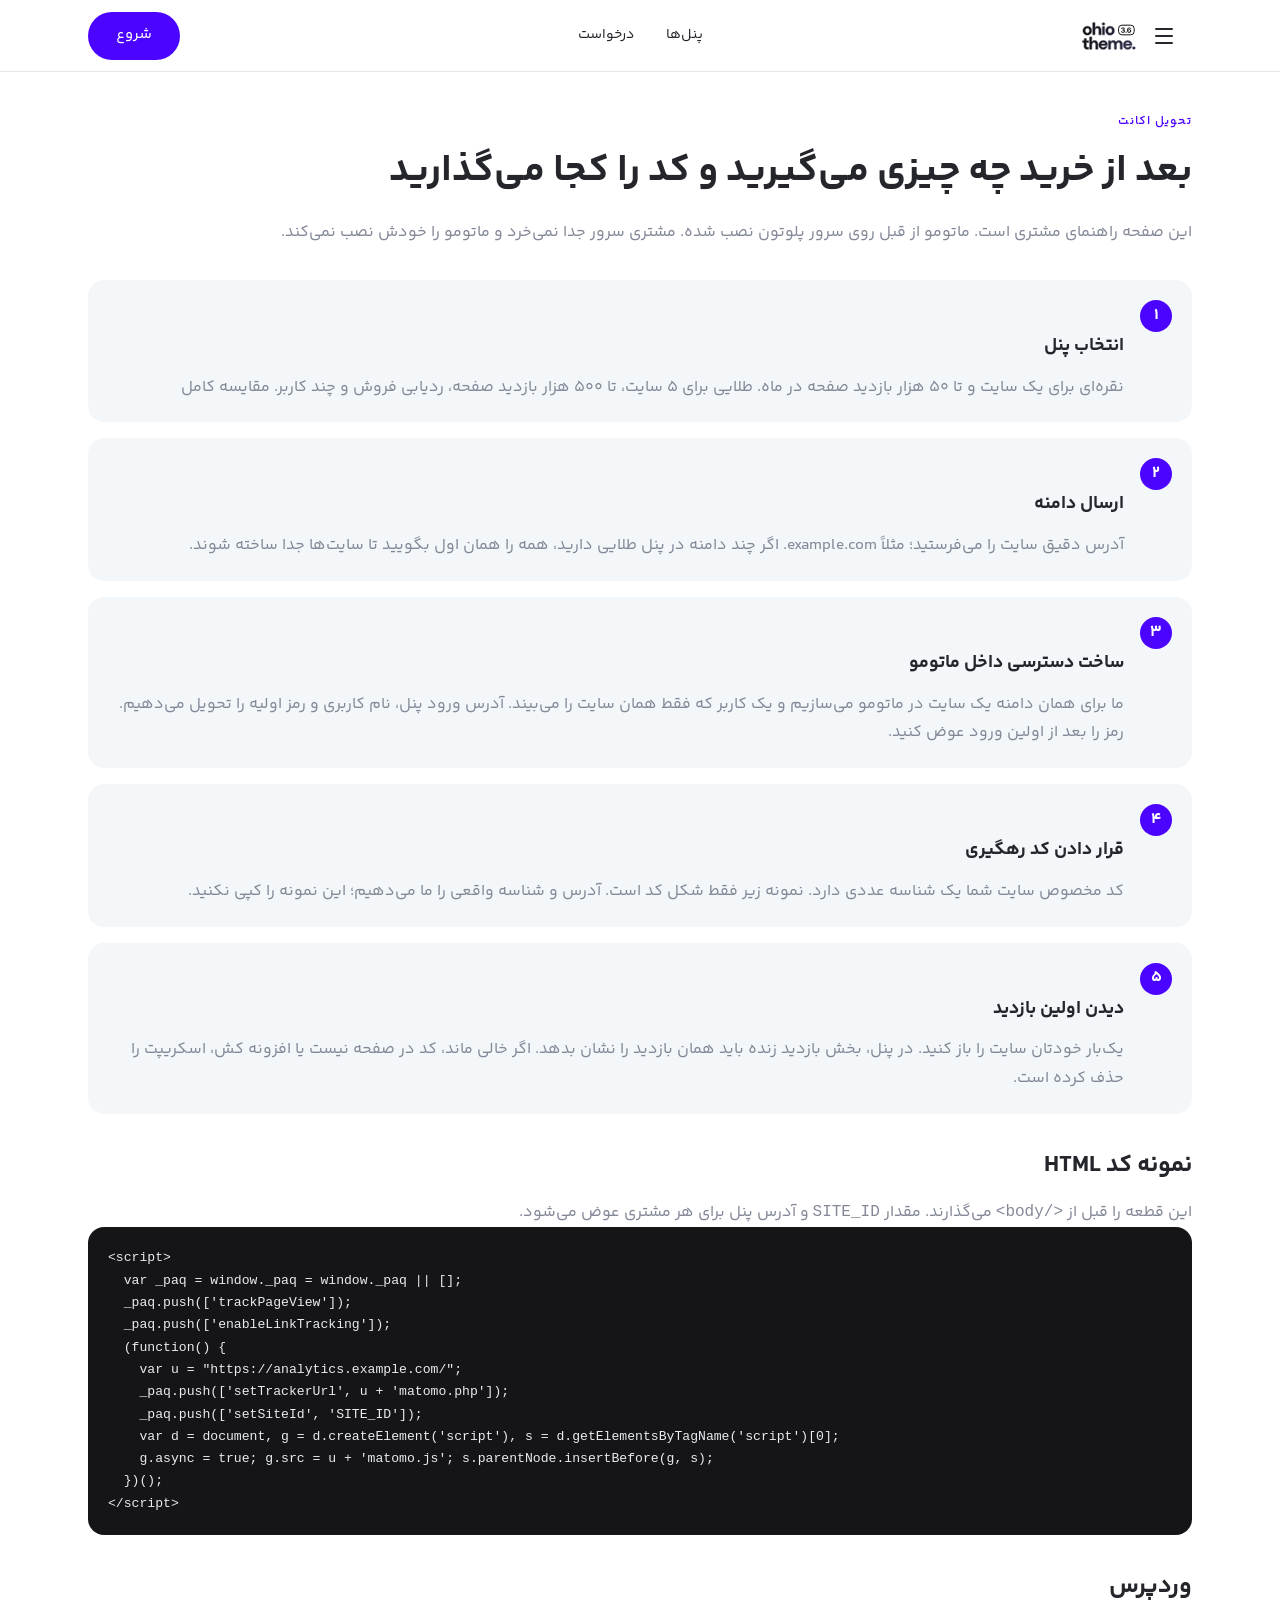
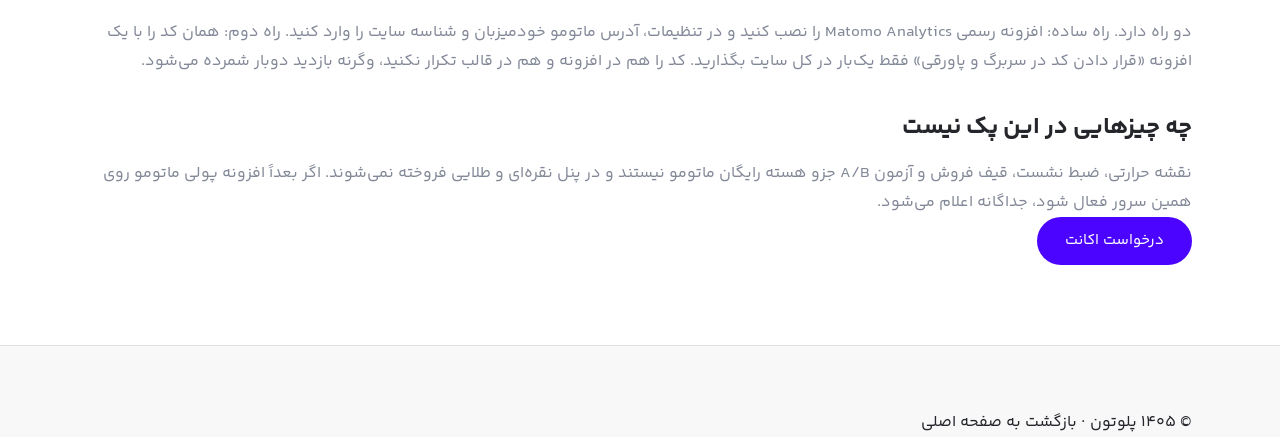
<file: public/product/index.html>
<!DOCTYPE html>
<html lang="fa" dir="rtl">
<head>
<meta charset="UTF-8">
<meta name="viewport" content="width=device-width, initial-scale=1.0">
<title>راهنمای نصب کد آمار بازدید — پلوتون</title>
<meta name="description" content="بعد از خرید پنل نقره‌ای یا طلایی چه چیزی تحویل می‌گیرید و کد رهگیری ماتومو را در وردپرس یا HTML کجا بگذارید.">
<link rel="canonical" href="https://pluton.ir/product/">
<link rel="icon" href="../assets/images/BN3XNo6N-cropped-favicon-32x32.png" sizes="32x32">
<link rel="stylesheet" href="../css/main.css">
</head>
<body>
<header class="header header-3" id="masthead">
<div class="page-container header-wrap">
<div class="left-part">
<button class="hamburger-button" data-menu-open aria-label="منو" type="button"><div class="hamburger icon-button"><span class="icon-bar"></span><span class="icon-bar"></span><span class="icon-bar"></span></div></button>
</div>
<div class="branding"><a class="branding-title" href="../index.html"><div class="logo">
<img src="../assets/images/TuLQy7xn-logo3.6.svg" class="light-scheme-logo" alt="پلوتون" width="140" height="32">
<img src="../assets/images/V8tKuZAP-logo3.6__inverse.svg" class="dark-scheme-logo" alt="پلوتون" width="140" height="32">
</div></a></div>
<nav class="nav"><div class="nav-container"><ul class="menu">
<li><a href="../index.html#pricing" class="menu-link"><span>پنل‌ها</span></a></li>
<li><a href="../index.html#contact" class="menu-link"><span>درخواست</span></a></li>
</ul></div></nav>
<div class="right-part right"><a href="../index.html#contact" class="button -contact">شروع</a></div>
</div>
</header>

<div class="menu-overlay" id="menu-overlay">
<div class="overlay-bg" data-menu-close></div>
<div class="menu-panel">
<div class="close-bar"><button class="icon-button" data-menu-close aria-label="بستن" type="button"><svg width="14" height="14" viewBox="0 0 14 14" fill="currentColor"><path d="M14 1.41 12.59 0 7 5.59 1.41 0 0 1.41 5.59 7 0 12.59 1.41 14 7 8.41 12.59 14 14 12.59 8.41 7 14 1.41Z"/></svg></button></div>
<nav class="menu-nav">
<a href="../index.html">خانه</a>
<a href="../index.html#pricing">پنل‌ها</a>
<a href="../index.html#contact">درخواست اکانت</a>
</nav>
</div>
</div>

<main class="guide-page">
<div class="page-container">
<p class="eyebrow">تحویل اکانت</p>
<h1>بعد از خرید چه چیزی می‌گیرید و کد را کجا می‌گذارید</h1>
<p class="guide-note">این صفحه راهنمای مشتری است. ماتومو از قبل روی سرور پلوتون نصب شده. مشتری سرور جدا نمی‌خرد و ماتومو را خودش نصب نمی‌کند.</p>

<div class="guide-steps">
<article class="guide-step"><strong>۱</strong><div><h2>انتخاب پنل</h2><p>نقره‌ای برای یک سایت و تا ۵۰ هزار بازدید صفحه در ماه. طلایی برای ۵ سایت، تا ۵۰۰ هزار بازدید صفحه، ردیابی فروش و چند کاربر. <a href="../index.html#pricing">مقایسه کامل</a></p></div></article>
<article class="guide-step"><strong>۲</strong><div><h2>ارسال دامنه</h2><p>آدرس دقیق سایت را می‌فرستید؛ مثلاً example.com. اگر چند دامنه در پنل طلایی دارید، همه را همان اول بگویید تا سایت‌ها جدا ساخته شوند.</p></div></article>
<article class="guide-step"><strong>۳</strong><div><h2>ساخت دسترسی داخل ماتومو</h2><p>ما برای همان دامنه یک سایت در ماتومو می‌سازیم و یک کاربر که فقط همان سایت را می‌بیند. آدرس ورود پنل، نام کاربری و رمز اولیه را تحویل می‌دهیم. رمز را بعد از اولین ورود عوض کنید.</p></div></article>
<article class="guide-step"><strong>۴</strong><div><h2>قرار دادن کد رهگیری</h2><p>کد مخصوص سایت شما یک شناسه عددی دارد. نمونه زیر فقط شکل کد است. آدرس و شناسه واقعی را ما می‌دهیم؛ این نمونه را کپی نکنید.</p></div></article>
<article class="guide-step"><strong>۵</strong><div><h2>دیدن اولین بازدید</h2><p>یک‌بار خودتان سایت را باز کنید. در پنل، بخش بازدید زنده باید همان بازدید را نشان بدهد. اگر خالی ماند، کد در صفحه نیست یا افزونه کش، اسکریپت را حذف کرده است.</p></div></article>
</div>

<h2>نمونه کد HTML</h2>
<p class="guide-note">این قطعه را قبل از <code>&lt;/body&gt;</code> می‌گذارند. مقدار <code>SITE_ID</code> و آدرس پنل برای هر مشتری عوض می‌شود.</p>
<pre class="guide-code"><code>&lt;script&gt;
  var _paq = window._paq = window._paq || [];
  _paq.push(['trackPageView']);
  _paq.push(['enableLinkTracking']);
  (function() {
    var u = "https://analytics.example.com/";
    _paq.push(['setTrackerUrl', u + 'matomo.php']);
    _paq.push(['setSiteId', 'SITE_ID']);
    var d = document, g = d.createElement('script'), s = d.getElementsByTagName('script')[0];
    g.async = true; g.src = u + 'matomo.js'; s.parentNode.insertBefore(g, s);
  })();
&lt;/script&gt;</code></pre>

<h2>وردپرس</h2>
<p class="guide-note">دو راه دارد. راه ساده: افزونه رسمی Matomo Analytics را نصب کنید و در تنظیمات، آدرس ماتومو خودمیزبان و شناسه سایت را وارد کنید. راه دوم: همان کد را با یک افزونه «قرار دادن کد در سربرگ و پاورقی» فقط یک‌بار در کل سایت بگذارید. کد را هم در افزونه و هم در قالب تکرار نکنید، وگرنه بازدید دوبار شمرده می‌شود.</p>

<h2>چه چیزهایی در این پک نیست</h2>
<p class="guide-note">نقشه حرارتی، ضبط نشست، قیف فروش و آزمون A/B جزو هسته رایگان ماتومو نیستند و در پنل نقره‌ای و طلایی فروخته نمی‌شوند. اگر بعداً افزونه پولی ماتومو روی همین سرور فعال شود، جداگانه اعلام می‌شود.</p>

<p><a href="../index.html#contact" class="button -default">درخواست اکانت</a></p>
</div>
</main>

<footer class="site-footer"><div class="page-container"><p>© ۱۴۰۵ پلوتون · <a href="../index.html">بازگشت به صفحه اصلی</a></p></div></footer>
<script src="../js/main.js" defer></script>
</body>
</html>
</file>
<file: public/css/main.css>
/* Ohio Demo 5 — Pixel-perfect clone · RTL Persian · Yekan Bakh FaNum */

@font-face {
  font-family: 'Yekan Bakh FaNum';
  src: url('../assets/fonts/YekanBakhFaNum-Thin.woff') format('woff');
  font-weight: 100;
  font-style: normal;
  font-display: swap;
}
@font-face {
  font-family: 'Yekan Bakh FaNum';
  src: url('../assets/fonts/YekanBakhFaNum-Light.woff') format('woff');
  font-weight: 300;
  font-style: normal;
  font-display: swap;
}
@font-face {
  font-family: 'Yekan Bakh FaNum';
  src: url('../assets/fonts/YekanBakhFaNum-Regular.woff') format('woff');
  font-weight: 400;
  font-style: normal;
  font-display: swap;
}
@font-face {
  font-family: 'Yekan Bakh FaNum';
  src: url('../assets/fonts/YekanBakhFaNum-SemiBold.woff') format('woff');
  font-weight: 600;
  font-style: normal;
  font-display: swap;
}
@font-face {
  font-family: 'Yekan Bakh FaNum';
  src: url('../assets/fonts/YekanBakhFaNum-Bold.woff') format('woff');
  font-weight: 700;
  font-style: normal;
  font-display: swap;
}
@font-face {
  font-family: 'Yekan Bakh FaNum';
  src: url('../assets/fonts/YekanBakhFaNum-ExtraBold.woff') format('woff');
  font-weight: 800;
  font-style: normal;
  font-display: swap;
}
@font-face {
  font-family: 'Yekan Bakh FaNum';
  src: url('../assets/fonts/YekanBakhFaNum-Black.woff') format('woff');
  font-weight: 900;
  font-style: normal;
  font-display: swap;
}

:root {
  --clb-color-primary: #4b04ff;
  --clb-color-primary-hover: #3a03cc;
  --clb-color-black: #111013;
  --clb-color-black-light: #24262b;
  --clb-color-grey: #838998;
  --clb-color-grey-light: #b0b4bc;
  --clb-color-white: #ffffff;
  --clb-color-fill: rgba(131, 137, 152, 0.08);
  --clb-color-border: rgba(17, 16, 19, 0.1);
  --clb-color-success: #29a366;
  --clb-text-color: var(--clb-color-black-light);
  --clb-spacer-1: 0.5rem;
  --clb-spacer-2: 1rem;
  --clb-spacer-3: 1.5rem;
  --clb-spacer-4: 2rem;
  --clb-spacer-5: 3rem;
  --clb-border-radius: 0.75rem;
  --clb-border-radius-full: 9999px;
  --clb-button-height: 3rem;
  --clb-button-height-large: 3.5rem;
  --clb-grid-gutter: 1rem;
  --header-h: 4.5rem;
  --container: 1344px;
  --container-gutter: 1rem;
  --side-elements-w: 3.5rem;
  --font: 'Yekan Bakh FaNum', Tahoma, sans-serif;
  --transition: 0.3s cubic-bezier(0.4, 0, 0.2, 1);
}

[data-theme="dark"] {
  --clb-color-black: #f0f1f3;
  --clb-color-black-light: #e8e9ec;
  --clb-color-white: #0f1012;
  --clb-color-fill: rgba(255, 255, 255, 0.06);
  --clb-color-border: rgba(255, 255, 255, 0.1);
  --clb-text-color: #f0f1f3;
}

*, *::before, *::after { box-sizing: border-box; margin: 0; padding: 0; }
html { scroll-behavior: smooth; -webkit-text-size-adjust: 100%; }

body {
  font-family: var(--font);
  font-size: 1rem;
  line-height: 1.65;
  color: var(--clb-text-color);
  background: var(--clb-color-white);
  direction: rtl;
  text-align: right;
  overflow-x: hidden;
  -webkit-font-smoothing: antialiased;
  transition: background var(--transition), color var(--transition);
}

@media (min-width: 1024px) {
  body.custom-cursor { cursor: none; }
}

img, svg { display: block; max-width: 100%; height: auto; }
a { color: inherit; text-decoration: none; }
button { font-family: inherit; cursor: pointer; border: none; background: none; }
ul { list-style: none; }
input, select, textarea { font-family: inherit; font-size: inherit; }

.sr-only {
  position: absolute; width: 1px; height: 1px; padding: 0; margin: -1px;
  overflow: hidden; clip: rect(0,0,0,0); white-space: nowrap; border: 0;
}

.page-container {
  width: 100%;
  max-width: var(--container);
  margin-inline: auto;
  padding-inline: var(--container-gutter);
}

@media (min-width: 1181px) {
  .page-container {
    max-width: min(
      var(--container),
      calc(100vw - var(--container-gutter) * 2 - var(--side-elements-w) * 2)
    );
  }
}

/* Links underline animation */
.links-underline a:not(.button):not(.tag):not(.-undash):hover {
  background-image: linear-gradient(currentColor, currentColor);
  background-position: 0 100%;
  background-repeat: no-repeat;
  background-size: 100% 1px;
  animation: underline 0.4s cubic-bezier(0.58, 0.3, 0.005, 1);
}
@keyframes underline {
  from { background-size: 0 1px; }
  to { background-size: 100% 1px; }
}

/* Custom cursor */
.circle-cursor {
  position: fixed;
  pointer-events: none;
  z-index: 9999;
  border-radius: 50%;
  transform: translate(-50%, -50%);
  transition: width 0.2s, height 0.2s, opacity 0.2s;
  opacity: 0;
}
body.custom-cursor .circle-cursor { opacity: 1; }
.circle-cursor-outer {
  width: 40px; height: 40px;
  border: 1px solid rgba(75, 4, 255, 0.4);
}
.circle-cursor-inner {
  width: 8px; height: 8px;
  background: var(--clb-color-primary);
  display: flex; align-items: center; justify-content: center;
}
.circle-cursor-inner svg { width: 0; height: 0; opacity: 0; }
body.cursor-hover .circle-cursor-outer { width: 60px; height: 60px; }
body.cursor-hover .circle-cursor-inner { width: 48px; height: 48px; background: var(--clb-color-primary); }
body.cursor-hover .circle-cursor-inner svg { width: 14px; height: 14px; opacity: 1; fill: #fff; }

/* Elements bar */
.elements-bar {
  position: fixed;
  top: 50%;
  transform: translateY(-50%);
  z-index: 900;
  display: flex;
  flex-direction: column;
  gap: var(--clb-spacer-2);
}
.elements-bar.left { left: 1.25rem; }
.elements-bar.right { right: 1.25rem; }

.scroll-top {
  display: flex;
  flex-direction: column;
  align-items: center;
  gap: 0.5rem;
  color: var(--clb-color-grey);
  font-size: 0.625rem;
  writing-mode: vertical-rl;
  opacity: 0;
  visibility: hidden;
  transition: all var(--transition);
}
.scroll-top.is-visible { opacity: 1; visibility: visible; }
.scroll-top:hover { color: var(--clb-color-primary); }
.scroll-top-bar { width: 2px; height: 3rem; background: var(--clb-color-border); position: relative; overflow: hidden; }
.scroll-track { position: absolute; bottom: 0; left: 0; width: 100%; background: var(--clb-color-primary); transition: height 0.1s; }

.color-switcher {
  display: flex;
  flex-direction: column;
  background: var(--clb-color-white);
  border: 1px solid var(--clb-color-border);
  border-radius: var(--clb-border-radius-full);
  padding: 3px;
  box-shadow: 0 2px 12px rgba(0,0,0,0.06);
}
.color-switcher-item {
  width: 2rem; height: 2rem;
  border-radius: 50%;
  display: flex; align-items: center; justify-content: center;
  color: var(--clb-color-grey);
  cursor: pointer;
  transition: all var(--transition);
  border: none;
  background: transparent;
}
.color-switcher-item.is-active { background: var(--clb-color-primary); color: #fff; }
.color-switcher-item .caption { display: none; }

.social-bar { writing-mode: vertical-rl; font-size: 0.6875rem; color: var(--clb-color-grey); }
.social-bar .caption { margin-bottom: 0.75rem; }
.social-bar a { display: block; margin-top: 0.5rem; transition: color var(--transition); }
.social-bar a:hover { color: var(--clb-color-primary); }

/* Header */
.header {
  position: fixed;
  top: 0;
  left: 0; right: 0;
  z-index: 1000;
  height: var(--header-h);
  background: color-mix(in srgb, var(--clb-color-white) 90%, transparent);
  backdrop-filter: blur(12px);
  -webkit-backdrop-filter: blur(12px);
  border-bottom: 1px solid var(--clb-color-border);
  transition: box-shadow var(--transition);
}
.header.is-scrolled { box-shadow: 0 2px 16px rgba(0,0,0,0.06); }

.header-wrap {
  display: flex;
  align-items: center;
  justify-content: space-between;
  height: 100%;
  position: relative;
}

.left-part { display: flex; align-items: center; gap: 0.75rem; z-index: 2; flex-shrink: 0; }
.right-part { display: flex; align-items: center; gap: 0.5rem; z-index: 2; flex-shrink: 0; margin-inline-start: auto; }
.branding { z-index: 1; flex-shrink: 0; }

.hamburger-button { padding: 0.5rem; }
.hamburger.icon-button {
  width: 2.5rem; height: 2.5rem;
  display: flex; flex-direction: column;
  align-items: center; justify-content: center; gap: 5px;
}
.hamburger .icon-bar {
  display: block; width: 18px; height: 2px;
  background: var(--clb-text-color);
  border-radius: 1px;
  transition: all var(--transition);
}

.branding .logo img { height: 1.75rem; width: auto; }
.branding .dark-scheme-logo { display: none; }
[data-theme="dark"] .branding .light-scheme-logo { display: none; }
[data-theme="dark"] .branding .dark-scheme-logo { display: block; }

/* Centered nav pill */
.nav {
  position: absolute;
  left: 50%;
  transform: translateX(-50%);
  z-index: 1;
}
.nav .menu {
  display: flex;
  align-items: center;
  gap: 0.25rem;
}
.menu-link {
  display: flex;
  align-items: center;
  gap: 0.25rem;
  padding: 0.5rem 0.875rem;
  font-size: 0.875rem;
  color: var(--clb-text-color);
  border-radius: calc(var(--clb-border-radius) - 4px);
  transition: all var(--transition);
  white-space: nowrap;
}
.menu-link:hover { color: var(--clb-color-primary); }
.has-submenu-icon { display: flex; align-items: center; opacity: 0.5; }
.has-submenu-icon svg { width: 10px; height: 10px; }

.icon-button {
  width: 2.5rem; height: 2.5rem;
  display: flex; align-items: center; justify-content: center;
  border-radius: 50%;
  color: var(--clb-text-color);
  transition: all var(--transition);
}
.icon-button:hover { background: var(--clb-color-fill); }

/* Ohio buttons */
.button {
  display: inline-flex;
  align-items: center;
  justify-content: center;
  gap: 0.5rem;
  height: var(--clb-button-height);
  padding: 0 1.75rem;
  font-size: 0.9375rem;
  font-weight: 500;
  color: #fff;
  background: var(--clb-color-primary);
  border-radius: var(--clb-border-radius-full);
  border: none;
  transition: all var(--transition);
  white-space: nowrap;
}
.button:hover { background: var(--clb-color-primary-hover); transform: translateY(-1px); }
.button.-large { height: var(--clb-button-height-large); padding: 0 2rem; font-size: 1rem; }
.button.-text { background: transparent; color: var(--clb-text-color); }
.button.-text:hover { background: transparent; color: var(--clb-color-primary); transform: none; }
.button.-contact { background: var(--clb-color-primary); }
.button.-contact:hover { background: var(--clb-color-primary-hover); }

.contact-button-wrap {
  position: relative;
  display: inline-flex;
  align-items: center;
  justify-content: center;
  flex-shrink: 0;
  isolation: isolate;
  padding: 4px;
  margin: -4px;
}
.contact-button-wrap .button { position: relative; z-index: 1; }
.contact-wave {
  position: absolute;
  inset: 4px;
  border-radius: var(--clb-border-radius-full);
  border: 1.5px solid rgba(58, 3, 180, 0.72);
  box-shadow: 0 0 0 1px rgba(75, 4, 255, 0.18);
  animation: contact-wave 2s cubic-bezier(0, 0, 0.2, 1) infinite;
  pointer-events: none;
  z-index: 0;
}
.contact-wave:nth-child(2) { animation-delay: 1s; }
@keyframes contact-wave {
  0% { transform: scale(1); opacity: 0.85; }
  100% { transform: scale(1.28); opacity: 0; }
}
@keyframes contact-wave-mobile {
  0% { transform: scale(1); opacity: 0.8; }
  100% { transform: scale(1.18); opacity: 0; }
}
.button.-secondary {
  background: #edf1f4;
  color: #283742;
}
.button.-secondary:hover {
  background: #dfe5ea;
  color: #283742;
  transform: translateY(-1px);
}

/* Main content offset */
.site-content { padding-top: var(--header-h); }

/* Badge */
.badge {
  display: inline-flex;
  align-items: center;
  gap: 0.5rem;
  padding: 0.375rem 1rem 0.375rem 0.5rem;
  border: 1px solid var(--clb-color-border);
  border-radius: var(--clb-border-radius-full);
  font-size: 0.8125rem;
  font-weight: 500;
  color: var(--clb-text-color);
  margin-bottom: 1.5rem;
  transition: border-color var(--transition);
}
.badge:hover { border-color: var(--clb-color-primary); }
.badge-inner {
  background: rgba(40, 55, 66, 0.85);
  color: #fff;
  font-size: 0.6875rem;
  font-weight: 600;
  padding: 0.125rem 0.5rem;
  border-radius: var(--clb-border-radius-full);
  text-transform: uppercase;
}

/* Headings */
.heading .subtitle {
  font-size: 0.8125rem;
  font-weight: 500;
  text-transform: uppercase;
  letter-spacing: 0.06em;
  color: var(--clb-color-primary);
  margin-bottom: 0.75rem;
}
.heading h1.title {
  font-size: clamp(2.25rem, 5vw, 3.75rem);
  font-weight: 700;
  line-height: 1.15;
  letter-spacing: -0.02em;
  color: var(--clb-color-black-light);
  margin-bottom: 1.25rem;
}
.heading h2.title {
  font-size: clamp(1.75rem, 3.5vw, 2.75rem);
  font-weight: 700;
  line-height: 1.2;
  letter-spacing: -0.01em;
  color: var(--clb-color-black-light);
}
.highlighted-text {
  color: var(--clb-color-primary);
  position: relative;
}

/* Hero */
.hero-section { padding: 4rem 0 3rem; }
.hero-grid {
  display: grid;
  grid-template-columns: 1fr 1fr;
  gap: 3rem;
  align-items: center;
}
.hero-buttons { display: flex; flex-wrap: wrap; gap: 0.75rem; margin: 1.75rem 0 1rem; }
.hero-signin { font-size: 0.875rem; color: var(--clb-color-grey); }
.hero-signin strong { color: var(--clb-color-primary); }

.video-button {
  position: relative;
  min-height: 62vh;
  border-radius: var(--clb-border-radius);
  background: url('../assets/images/oh__demo5__01.webp') center center/contain no-repeat;
  display: flex;
  align-items: center;
  justify-content: center;
  overflow: hidden;
  cursor: pointer;
}
.video-button::before {
  content: '';
  position: absolute;
  inset: 0;
  background: transparent;
}
.video-button .icon-button.-large {
  position: relative;
  z-index: 1;
  width: 4.5rem; height: 4.5rem;
  background: #283742;
  color: #fff;
  border-radius: 50%;
  box-shadow: 0 8px 32px rgba(0,0,0,0.15);
  transition: transform var(--transition);
}
.video-button:hover .icon-button.-large { transform: scale(1.08); }

.hero-visual { position: relative; }
.lighthouse-showcase {
  position: relative;
  padding: 1.25rem;
  border-radius: var(--clb-border-radius);
  background: linear-gradient(145deg, rgba(75, 4, 255, 0.08), rgba(91, 242, 255, 0.06));
  border: 1px solid rgba(75, 4, 255, 0.12);
}
.lighthouse-showcase img {
  width: 100%;
  height: auto;
  display: block;
  border-radius: 12px;
  box-shadow: 0 20px 60px rgba(0, 0, 0, 0.18);
}
.lighthouse-badges {
  display: flex;
  flex-wrap: wrap;
  gap: 0.5rem;
  margin-top: 1rem;
  justify-content: center;
}
.lighthouse-badge {
  display: inline-flex;
  align-items: center;
  gap: 0.35rem;
  padding: 0.35rem 0.75rem;
  border-radius: 999px;
  font-size: 0.75rem;
  font-weight: 600;
  background: #fff;
  color: var(--clb-color-black-light);
  box-shadow: 0 2px 8px rgba(0, 0, 0, 0.06);
}
.lighthouse-badge.-green { color: #0a7a3e; }
.lighthouse-badge.-purple { color: #4b04ff; }

.analytics-board {
  background: #fff;
  border-radius: 16px;
  overflow: hidden;
  box-shadow: 0 20px 60px rgba(0, 0, 0, 0.16);
}
.analytics-board-bar {
  display: flex;
  align-items: center;
  gap: 0.75rem;
  padding: 0.9rem 1.1rem;
  background: #f8f9fc;
  border-bottom: 1px solid #e8ecf2;
  font-size: 0.875rem;
  font-weight: 700;
  color: #283742;
}
.analytics-dots { display: inline-flex; gap: 0.3rem; }
.analytics-dots i {
  width: 0.5rem;
  height: 0.5rem;
  border-radius: 50%;
  background: #d5dbe3;
  display: block;
}
.analytics-dots i:first-child { background: #5bf2ff; }
.analytics-live {
  margin-inline-start: auto;
  font-size: 0.75rem;
  font-weight: 700;
  color: #0a7a3e;
  background: rgba(12, 206, 107, 0.12);
  border-radius: 999px;
  padding: 0.15rem 0.55rem;
}
.analytics-kpis {
  display: grid;
  grid-template-columns: repeat(3, 1fr);
  gap: 0.5rem;
  padding: 1rem 1.1rem 0.25rem;
}
.analytics-kpis div { display: flex; flex-direction: column; gap: 0.15rem; }
.analytics-kpis span { font-size: 0.75rem; color: #838998; }
.analytics-kpis strong { font-size: 1.35rem; line-height: 1.1; color: #24262b; letter-spacing: -0.02em; }
.analytics-kpis em { font-style: normal; font-size: 0.75rem; font-weight: 700; color: #0a7a3e; }
.analytics-chart { padding: 0.25rem 0.6rem 0; }
.analytics-chart svg { width: 100%; height: 92px; display: block; }
.analytics-split {
  display: grid;
  grid-template-columns: 1fr 1fr;
  gap: 1rem;
  padding: 0.25rem 1.1rem 1.1rem;
}
.analytics-split h6 { margin: 0 0 0.55rem; font-size: 0.8rem; color: #283742; }
.analytics-bar, .analytics-row {
  display: grid;
  grid-template-columns: 4.5rem 1fr;
  align-items: center;
  gap: 0.45rem;
  margin-bottom: 0.4rem;
  font-size: 0.75rem;
  color: #5a6a78;
}
.analytics-row { grid-template-columns: 1fr auto; }
.analytics-bar i {
  display: block;
  height: 0.45rem;
  border-radius: 999px;
  background: linear-gradient(90deg, #4b04ff, #5bf2ff);
}
.analytics-row b { color: #24262b; font-weight: 700; }
.platform-row {
  display: flex;
  flex-wrap: wrap;
  justify-content: center;
  gap: 0.6rem;
}
.platform-row span {
  padding: 0.45rem 0.9rem;
  border-radius: 999px;
  background: rgba(79, 116, 147, 0.08);
  color: #283742;
  font-size: 0.875rem;
  font-weight: 600;
}
.form-success {
  margin-top: 0.75rem;
  padding: 0.85rem 1rem;
  border-radius: 12px;
  background: rgba(12, 206, 107, 0.14);
  color: #0a7a3e;
  font-size: 0.875rem;
  font-weight: 600;
  line-height: 1.7;
}
.avatar.-letter {
  display: flex;
  align-items: center;
  justify-content: center;
  background: #4b04ff;
  color: #fff;
  font-weight: 700;
  font-size: 1.15rem;
}
.guide-page { padding: calc(var(--header-h) + 2.5rem) 0 5rem; }
.guide-page .eyebrow {
  font-size: 0.75rem;
  font-weight: 600;
  letter-spacing: 0.08em;
  color: var(--clb-color-primary);
}
.guide-page h1 { margin: 0.5rem 0 1rem; font-size: clamp(1.75rem, 3vw, 2.5rem); }
.guide-step h2 { font-size: 1.125rem; margin-bottom: 0.35rem; }
.guide-step p { color: var(--clb-color-grey); line-height: 1.8; }
.guide-page h2 { margin: 2rem 0 0.75rem; }
.guide-steps { display: grid; gap: 1rem; margin: 2rem 0; }
.guide-step {
  display: grid;
  grid-template-columns: auto 1fr;
  gap: 1rem;
  padding: 1.25rem;
  border-radius: 16px;
  background: rgba(79, 116, 147, 0.06);
}
.guide-step strong {
  width: 2rem;
  height: 2rem;
  border-radius: 50%;
  background: #4b04ff;
  color: #fff;
  display: inline-flex;
  align-items: center;
  justify-content: center;
}
.guide-code {
  direction: ltr;
  text-align: left;
  background: #151517;
  color: #e8ecf2;
  border-radius: 16px;
  padding: 1.25rem;
  overflow: auto;
  font-size: 0.82rem;
  line-height: 1.7;
}
.guide-note { color: var(--clb-color-grey); line-height: 1.8; }
.tech-stack {
  display: flex;
  flex-wrap: wrap;
  gap: 0.5rem;
  margin-top: 1.25rem;
}
.tech-stack span {
  padding: 0.35rem 0.75rem;
  border-radius: 8px;
  font-size: 0.75rem;
  font-weight: 600;
  background: rgba(79, 116, 147, 0.08);
  color: var(--clb-color-primary);
}
.section-illustration--admin {
  background: linear-gradient(160deg, #4b04ff 0%, #2d1a8a 100%);
  display: flex;
  align-items: center;
  justify-content: center;
  padding: 2rem;
  min-height: 50vh;
}
.admin-mockup {
  width: 100%;
  max-width: 420px;
  background: #fff;
  border-radius: 16px;
  overflow: hidden;
  box-shadow: 0 24px 64px rgba(0, 0, 0, 0.25);
}
.admin-mockup-header {
  padding: 1rem 1.25rem;
  background: #f8f9fc;
  border-bottom: 1px solid #e8ecf2;
  font-size: 0.875rem;
  font-weight: 600;
  color: #283742;
}
.admin-mockup-body { padding: 1.25rem; }
.admin-mockup-row {
  display: flex;
  align-items: center;
  justify-content: space-between;
  padding: 0.75rem 0;
  border-bottom: 1px solid #f0f2f5;
  font-size: 0.8125rem;
  color: #5a6a78;
}
.admin-mockup-row:last-child { border-bottom: none; }
.admin-mockup-row strong { color: #283742; }
.admin-mockup-stat {
  display: inline-block;
  padding: 0.2rem 0.5rem;
  border-radius: 6px;
  font-size: 0.75rem;
  font-weight: 600;
  background: rgba(12, 206, 107, 0.12);
  color: #0a7a3e;
}

/* Service tables */
.service-tables {
  display: grid;
  grid-template-columns: repeat(3, 1fr);
  gap: 1.25rem;
  padding: 2vh 0 8vh;
}
.service-table {
  padding: 2rem;
  border: none;
  border-radius: 20px;
  transition: background var(--transition);
}

/* کارت اول — بنفش */
.service-table--featured {
  background: #4b04ff;
}
.service-table--featured h4.title {
  color: #5bf2ff;
  border-bottom: none;
  padding-bottom: 0;
}
.service-table--featured .icon-group.-contained {
  background: #5bf2ff;
  color: #4b04ff;
  border-radius: 20px;
}
.service-table--featured .service-table-features li.exist {
  color: #fff;
}
.service-table--featured .service-table-features li.exist .icon {
  color: #5bf2ff;
}

/* کارت‌های ۲ و ۳ — خاکستری روشن */
.service-table--muted {
  background: rgba(79, 116, 147, 0.06);
}
.service-table--muted:hover {
  background: rgba(79, 116, 147, 0.12);
}
.service-table--muted .icon-group.-contained {
  background: rgba(79, 116, 147, 0.08);
  color: #4200ff;
  border-radius: 20px;
}
.service-table--muted .service-table-features li.exist .icon {
  color: #4200ff;
}
.service-table--muted h4.title {
  border-bottom: none;
  padding-bottom: 0;
}
.icon-group.-contained {
  display: inline-flex;
  align-items: center;
  justify-content: center;
  width: 3rem; height: 3rem;
  background: var(--clb-color-fill);
  border-radius: var(--clb-border-radius);
  color: var(--clb-color-primary);
  margin-bottom: 1.25rem;
}
.icon-group svg { width: 1.25rem; height: 1.25rem; }
.service-table h4.title {
  font-size: 1.25rem;
  font-weight: 600;
  line-height: 1.4;
  margin-bottom: 1.25rem;
}
.service-table-features li {
  display: flex;
  align-items: flex-start;
  gap: 0.625rem;
  padding: 0.375rem 0;
  font-size: 0.9375rem;
  color: var(--clb-color-grey);
}
.service-table-features li.exist .icon { color: var(--clb-color-success); }
.service-table-features li.missing { opacity: 0.4; }
.service-table-features li.missing .icon { color: var(--clb-color-grey-light); }
.service-table-features .icon svg { width: 1rem; height: 1rem; }

/* Content sections */
.section-block { padding: 5rem 0; }
.section-block.-grey { background: var(--clb-color-fill); }
.section-grid {
  display: grid;
  grid-template-columns: 1fr 1fr;
  gap: 4rem;
  align-items: center;
}
.section-grid.-reverse .section-visual { order: -1; }
.section-content {
  padding-inline-start: 1rem;
  padding-inline-end: 10vh;
}
.section-visual {
  flex: 1 0 auto;
  align-self: stretch;
}
.section-illustration {
  width: 100%;
  min-height: 50vh;
  border-radius: 28px;
  background-position: bottom center;
  background-size: cover;
  background-repeat: no-repeat;
}
.section-illustration--discover {
  background-image: url('../assets/images/section-analytics.png');
  background-position: center center;
}
.section-illustration--contract {
  background-image: url('../assets/images/oh__demo5__03.webp');
}
.section-block .eyebrow {
  font-size: 0.75rem;
  font-weight: 600;
  text-transform: uppercase;
  letter-spacing: 0.1em;
  color: var(--clb-color-primary);
  margin-bottom: 1rem;
}
.section-block h2 { margin-bottom: 1rem; }
.section-block .desc { font-size: 1.0625rem; color: var(--clb-color-grey); line-height: 1.8; margin-bottom: 1.5rem; }

/* Accordion */
.accordion { margin-top: 2rem; }
.accordion.-contained {
  background: rgba(79, 116, 147, 0.06);
  border-radius: 20px;
  padding: 0.5rem 1.25rem;
}
.accordion.-contained .accordion-item { border-bottom-color: rgba(79, 116, 147, 0.12); }
.accordion.-contained .accordion-item:last-child { border-bottom: none; }
.accordion-item { border-bottom: 1px solid var(--clb-color-border); }
.accordion-trigger {
  display: flex;
  align-items: center;
  justify-content: space-between;
  width: 100%;
  padding: 1.125rem 0;
  font-size: 0.9375rem;
  font-weight: 500;
  text-align: right;
  color: var(--clb-text-color);
  gap: 1rem;
}
.accordion-trigger svg { flex-shrink: 0; transition: transform var(--transition); color: var(--clb-color-grey); }
.accordion-item.is-open .accordion-trigger { color: var(--clb-color-primary); }
.accordion-item.is-open .accordion-trigger svg { transform: rotate(180deg); color: var(--clb-color-primary); }
.accordion-panel { max-height: 0; overflow: hidden; transition: max-height 0.35s ease; }
.accordion-panel-inner { padding-bottom: 1rem; font-size: 0.875rem; color: var(--clb-color-grey); line-height: 1.8; }

/* Stats + Core Features (Ohio Demo 5) */
.stats-features-section {
  padding: 5rem 0;
  background: rgba(79, 116, 147, 0.06);
}
.stats-features-heading { text-align: center; margin-bottom: 0; }
.stats-features-heading .title { margin-bottom: 0; }

.stats-box {
  background: var(--clb-color-white);
  border-radius: 28px;
  padding: 3rem 2.5rem;
  margin-top: 2.5rem;
  box-shadow: 0 1px 0 rgba(17, 16, 19, 0.04);
}
.stats-grid {
  display: grid;
  grid-template-columns: repeat(4, 1fr);
  gap: 0;
  text-align: center;
}
.stats-grid .counter {
  padding: 0 1.5rem;
}
.stats-grid .counter:not(:first-child) {
  border-inline-start: 1px solid rgba(17, 16, 19, 0.08);
}
.counter .counter-number {
  font-size: clamp(2.5rem, 4vw, 3.25rem);
  font-weight: 800;
  color: var(--clb-color-primary);
  line-height: 1;
  margin-bottom: 0.75rem;
}
.counter h6.title {
  font-size: 0.875rem;
  font-weight: 400;
  color: var(--clb-color-grey);
  line-height: 1.6;
}
.stats-features-cta { text-align: center; margin-top: 2.5rem; }

.features-grid {
  display: grid;
  grid-template-columns: repeat(4, 1fr);
  gap: 1.25rem;
  margin-top: 3rem;
  align-items: stretch;
}
.features-col {
  display: flex;
  flex-direction: column;
  gap: 1.25rem;
}
.features-card.-purple {
  background: var(--clb-color-primary);
  color: var(--clb-color-white);
  border-radius: 20px;
  padding: 2.5rem 2rem;
  display: flex;
  flex-direction: column;
}
.features-card.-purple .heading .subtitle {
  color: rgba(255, 255, 255, 0.65);
  font-size: 0.75rem;
  letter-spacing: 0.04em;
}
.features-card.-purple .heading .title {
  color: var(--clb-color-white);
  margin-top: 0.5rem;
}
.features-card.-purple .highlighted-text.-light {
  color: var(--clb-color-white);
  background: none;
  -webkit-text-fill-color: var(--clb-color-white);
}
.features-card.-purple .desc {
  margin-top: 1rem;
  color: rgba(255, 255, 255, 0.78);
  font-size: 0.9375rem;
  line-height: 1.8;
  flex: 1;
}

.progress { margin-top: 2rem; }
.progress-heading h6 { font-size: 0.875rem; font-weight: 600; margin-bottom: 1rem; }
.progress-holder {
  height: 3px;
  background: var(--clb-color-border);
  border-radius: 9999px;
  position: relative;
  margin-top: 0.5rem;
}
.progress-bar {
  height: 100%;
  background: var(--clb-color-primary);
  border-radius: 9999px;
  width: 0;
  transition: width 1.5s cubic-bezier(0.4, 0, 0.2, 1);
  position: relative;
}
.progress-percent {
  position: absolute;
  inset-inline-start: 0;
  top: 50%;
  font-size: 0.75rem;
  font-weight: 600;
  color: var(--clb-color-primary);
  transform: translate(-50%, -50%);
  white-space: nowrap;
}
.progress.-light .progress-heading h6 { color: var(--clb-color-white); }
.progress.-light .progress-holder { background: rgba(255, 255, 255, 0.28); height: 4px; }
.progress.-light .progress-bar { background: var(--clb-color-white); }
.progress.-light .progress-percent {
  background: var(--clb-color-black);
  color: var(--clb-color-white);
  padding: 0.2rem 0.55rem;
  border-radius: 9999px;
  line-height: 1.2;
  inset-inline-start: 100%;
  transform: translate(50%, -50%);
}

.features-card.-purple .payroll-counter { margin-top: auto; padding-top: 2rem; }
.features-card.-purple .payroll-counter .counter-number {
  font-size: clamp(3.25rem, 5vw, 4.5rem);
  font-weight: 800;
  color: var(--clb-color-white);
  line-height: 1;
  margin-bottom: 0.5rem;
}
.features-card.-purple .payroll-counter h6.title {
  color: rgba(255, 255, 255, 0.72);
  font-size: 0.9375rem;
  font-weight: 400;
  text-transform: lowercase;
}

.icon-box {
  display: flex;
  flex-direction: column;
  align-items: flex-start;
  gap: 1rem;
  padding: 1.75rem 1.5rem;
  background: var(--clb-color-white);
  border: 1px solid rgba(17, 16, 19, 0.06);
  border-radius: 20px;
  box-shadow: 0 8px 24px rgba(17, 16, 19, 0.04);
  transition: all var(--transition);
  flex: 1;
  text-align: right;
}
.icon-box:hover {
  border-color: color-mix(in srgb, var(--clb-color-primary) 20%, transparent);
  box-shadow: 0 12px 32px rgba(75, 4, 255, 0.08);
}
.icon-box .icon-group {
  flex-shrink: 0;
  margin-bottom: 0;
  width: 2.5rem;
  height: 2.5rem;
  color: var(--clb-color-primary);
  background: rgba(75, 4, 255, 0.08);
}
.icon-box h5 { font-size: 1.0625rem; font-weight: 700; margin-bottom: 0.375rem; color: var(--clb-color-black-light); }
.icon-box p { font-size: 0.875rem; color: var(--clb-color-grey); line-height: 1.7; }

/* Pricing */
.pricing-block { padding: 5rem 0; text-align: center; }
.pricing-block .heading { margin-bottom: 2.5rem; }
.pricing-block .heading .subtitle {
  font-size: 0.9em;
  text-transform: uppercase;
  letter-spacing: 0.06em;
  margin-bottom: 0;
}
.pricing-block .heading .subtitle + .title { margin-top: 0.75rem; }

.pricing-tabs .tabs-nav {
  display: inline-flex;
  position: relative;
  background: rgba(79, 116, 147, 0.06);
  outline: 2px solid rgba(79, 116, 147, 0.06);
  border-radius: 0.5rem;
  padding: 2px;
  margin-bottom: 3rem;
}
.pricing-tabs .tabs-nav button {
  min-height: 2.75rem;
  padding: 0 1.5rem;
  font-size: 0.9375rem;
  color: var(--clb-color-grey);
  border-radius: 0.5rem;
  transition: color var(--transition);
  position: relative;
  z-index: 1;
  white-space: nowrap;
}
.pricing-tabs .tabs-nav button.is-active { color: #fff; font-weight: 500; }
.pricing-tabs .tabs-nav-line {
  position: absolute;
  top: 2px;
  bottom: 2px;
  background: #4200ff;
  border-radius: 0.5rem;
  transition: all 0.3s cubic-bezier(0.4, 0, 0.2, 1);
  z-index: 0;
  box-shadow: none;
}

.pricing-grid {
  display: grid;
  grid-template-columns: repeat(2, minmax(0, 1fr));
  gap: 1rem;
  text-align: right;
  align-items: stretch;
  max-width: 920px;
  margin-inline: auto;
}
.price-unit {
  font-size: 0.875rem;
  font-weight: 500;
  color: var(--clb-color-grey);
}
.pricing-table.-featured .price-unit { color: rgba(255, 255, 255, 0.72); }
.pricing-table {
  display: flex;
  flex-direction: column;
  padding: 2.5rem 2rem;
  border: none;
  border-radius: 20px;
  background: rgba(79, 116, 147, 0.06);
  transition: transform var(--transition), box-shadow var(--transition);
}
.pricing-table:hover { transform: translateY(-2px); }
.pricing-table-headline h5 {
  font-size: 1.375rem;
  font-weight: 700;
  color: var(--clb-color-black-light);
  line-height: 1.2;
}
.pricing-table-headline .subtitle {
  font-size: 0.875rem;
  color: var(--clb-color-grey);
  margin-top: 0.35rem;
  line-height: 1.5;
}
.pricing-table-price {
  margin: 1.75rem 0 1.25rem;
  display: flex;
  flex-wrap: wrap;
  align-items: baseline;
  gap: 0.5rem;
}
.old-price {
  font-size: 0.9375rem;
  color: var(--clb-color-grey);
  text-decoration: line-through;
  font-weight: 400;
}
.price-number {
  font-size: clamp(2.25rem, 4vw, 3rem);
  font-weight: 800;
  color: var(--clb-color-black-light);
  line-height: 1;
  letter-spacing: -0.02em;
}
.pricing-table .tag {
  display: inline-block;
  flex-basis: 100%;
  width: fit-content;
  font-size: 0.75rem;
  font-weight: 500;
  padding: 0.25rem 0.75rem;
  background: rgba(79, 116, 147, 0.1);
  color: var(--clb-color-grey);
  border-radius: var(--clb-border-radius-full);
  margin-top: 0.35rem;
}
.pricing-table-details {
  font-size: 0.875rem;
  color: var(--clb-color-grey);
  margin-bottom: 1.5rem;
  padding-bottom: 1.5rem;
  border-bottom: 1px solid rgba(17, 16, 19, 0.08);
  line-height: 1.75;
}
.pricing-table-features {
  flex: 1;
  margin-bottom: 0.5rem;
}
.pricing-table-features li {
  display: flex;
  align-items: flex-start;
  gap: 0.625rem;
  padding: 0.4rem 0;
  font-size: 0.9375rem;
  color: var(--clb-text-color);
}
.pricing-table-features li .icon { flex-shrink: 0; margin-top: 0.15rem; }
.pricing-table-features li .icon svg { width: 1rem; height: 1rem; }
.pricing-table-features li.exist .icon { color: var(--clb-color-primary); }
.pricing-table-features li.missing { opacity: 0.45; }
.pricing-table-features li.missing .icon { color: var(--clb-color-grey-light); }
.pricing-table .button {
  width: 100%;
  margin-top: auto;
}
.pricing-note {
  text-align: center;
  font-size: 0.75rem;
  color: var(--clb-color-grey);
  margin-top: 0.875rem;
  line-height: 1.5;
}

/* Featured pricing card — Business */
.pricing-table.-featured {
  background: #4b04ff;
  box-shadow: none;
}
.pricing-table.-featured:hover { transform: translateY(-2px); box-shadow: 0 16px 48px rgba(75, 4, 255, 0.25); }
.pricing-table.-featured .pricing-table-headline h5 { color: #5bf2ff; }
.pricing-table.-featured .pricing-table-headline .subtitle { color: rgba(255, 255, 255, 0.82); }
.pricing-table.-featured .old-price { color: rgba(255, 255, 255, 0.55); }
.pricing-table.-featured .price-number { color: #5bf2ff; }
.pricing-table.-featured .tag {
  background: rgba(255, 255, 255, 0.16);
  color: #fff;
}
.pricing-table.-featured .pricing-table-details {
  color: rgba(255, 255, 255, 0.78);
  border-bottom-color: rgba(255, 255, 255, 0.14);
}
.pricing-table.-featured .pricing-table-features li { color: #fff; }
.pricing-table.-featured .pricing-table-features li.exist .icon { color: #fff; }
.pricing-table.-featured .pricing-table-features li.missing { opacity: 0.4; }
.pricing-table.-featured .pricing-table-features li.missing .icon { color: rgba(255, 255, 255, 0.5); }
.pricing-table.-featured .button.-default {
  background: #fff;
  color: #4b04ff;
}
.pricing-table.-featured .button.-default:hover {
  background: #f5f5f7;
  color: #4b04ff;
  transform: translateY(-1px);
}
.pricing-table.-featured .pricing-note { color: rgba(255, 255, 255, 0.55); }
.pricing-table.-featured .pricing-note strong { color: rgba(255, 255, 255, 0.75); }

.tab-panel { display: none; }
.tab-panel.is-active { display: block; }

/* Promo / countdown */
.promo-block {
  margin-top: 3rem;
  padding: 2rem;
  background: linear-gradient(135deg, var(--clb-color-primary), #7c3aed);
  border-radius: var(--clb-border-radius);
  color: #fff;
  text-align: center;
}
.promo-block p { font-size: 1.0625rem; margin-bottom: 1.25rem; }
.promo-block p:last-child { margin-bottom: 0; }
.countdown { display: flex; justify-content: center; gap: 0.75rem; }
.countdown-item {
  background: rgba(255,255,255,0.15);
  backdrop-filter: blur(8px);
  border-radius: var(--clb-border-radius);
  padding: 0.75rem 1rem;
  min-width: 4rem;
}
.countdown-value { font-size: 1.5rem; font-weight: 700; display: block; }
.countdown-label { font-size: 0.625rem; opacity: 0.85; }

/* Blog */
.blog-block { padding: 5rem 0; }

/* Content slider */
.content-slider { position: relative; }
.content-slider-viewport { width: 100%; }

.content-slider:not(.is-slider-active) .blog-track {
  display: grid;
  grid-template-columns: repeat(2, 1fr);
  gap: 2rem;
}
.content-slider:not(.is-slider-active) .reviews-track {
  display: grid;
  grid-template-columns: repeat(2, 1fr);
  gap: 1rem;
  text-align: right;
}

.content-slider.is-slider-active .content-slider-viewport {
  overflow: hidden;
}
.content-slider.is-slider-active .content-slider-track {
  display: flex;
  gap: 1rem;
  transition: transform 0.4s cubic-bezier(0.4, 0, 0.2, 1);
  will-change: transform;
}
.content-slider.is-slider-active .content-slider-slide {
  flex: 0 0 100%;
  min-width: 0;
}
.content-slider.is-slider-active.is-per-view-2 .content-slider-slide {
  flex: 0 0 calc(50% - 0.5rem);
}
.content-slider.is-slider-active .blog-track { gap: 1.25rem; }
.content-slider.is-slider-active .reviews-track { gap: 1rem; text-align: right; }

.content-slider-controls {
  display: none;
  align-items: center;
  justify-content: center;
  gap: 1rem;
  margin-top: 1.5rem;
}
.content-slider.is-slider-active .content-slider-controls { display: flex; }

.content-slider-btn {
  width: 2.75rem;
  height: 2.75rem;
  border-radius: 50%;
  border: 1px solid var(--clb-color-border);
  display: inline-flex;
  align-items: center;
  justify-content: center;
  background: var(--clb-color-white);
  color: var(--clb-text-color);
  transition: all var(--transition);
  flex-shrink: 0;
}
.content-slider-btn:hover:not(:disabled) {
  border-color: var(--clb-color-primary);
  color: var(--clb-color-primary);
}
.content-slider-btn:disabled { opacity: 0.35; cursor: not-allowed; }

.content-slider-dots { display: flex; align-items: center; gap: 0.5rem; }
.content-slider-dot {
  width: 8px;
  height: 8px;
  border-radius: 9999px;
  background: var(--clb-color-border);
  border: none;
  padding: 0;
  transition: all var(--transition);
  cursor: pointer;
}
.content-slider-dot.is-active {
  width: 24px;
  background: var(--clb-color-primary);
}

.blog-card {
  border: 1px solid var(--clb-color-border);
  border-radius: var(--clb-border-radius);
  overflow: hidden;
  transition: all var(--transition);
}
.blog-card:hover { box-shadow: 0 12px 48px rgba(0,0,0,0.08); transform: translateY(-4px); }
.blog-card-image { aspect-ratio: 16/9; object-fit: cover; width: 100%; }
.blog-card-body { padding: 1.75rem; }
.blog-meta { display: flex; gap: 1rem; font-size: 0.75rem; color: var(--clb-color-grey); margin-bottom: 0.75rem; }
.blog-card h4 { font-size: 1.125rem; font-weight: 600; line-height: 1.5; margin-bottom: 0.75rem; transition: color var(--transition); }
.blog-card:hover h4 { color: var(--clb-color-primary); }
.blog-tags { display: flex; gap: 0.5rem; margin-top: 1rem; }
.blog-tags span { font-size: 0.6875rem; padding: 0.25rem 0.625rem; background: var(--clb-color-fill); border-radius: var(--clb-border-radius-full); color: var(--clb-color-grey); }

/* Reviews / Testimonials */
.reviews-block { padding: 10vh 0 0; }
.reviews-block .heading.-center { text-align: center; margin-bottom: 1.5rem; }
.reviews-block .heading .subtitle {
  font-size: 0.9em;
  text-transform: uppercase;
  letter-spacing: 0.06em;
  margin-bottom: 0;
}
.reviews-block .heading .subtitle + .title { margin-top: 0; }
.reviews-tabs { text-align: center; }
.reviews-tabs .tabs-nav {
  display: inline-flex;
  position: relative;
  background: rgba(79, 116, 147, 0.06);
  outline: 2px solid rgba(79, 116, 147, 0.06);
  border-radius: 0.5rem;
  padding: 2px;
  margin-bottom: 3rem;
}
.reviews-tabs .tabs-nav button {
  min-height: 2.75rem;
  padding: 0 1.5rem;
  font-size: 0.9375rem;
  color: var(--clb-color-grey);
  border-radius: 0.5rem;
  transition: color var(--transition);
  position: relative;
  z-index: 1;
  white-space: nowrap;
}
.reviews-tabs .tabs-nav button.is-active { color: #fff; font-weight: 500; }
.reviews-tabs .tabs-nav-line {
  position: absolute;
  top: 2px;
  bottom: 2px;
  background: #4200ff;
  border-radius: 0.5rem;
  transition: all 0.3s cubic-bezier(0.4, 0, 0.2, 1);
  z-index: 0;
}

.reviews-card {
  display: flex;
  flex-direction: column;
  background: rgba(79, 116, 147, 0.06);
  border-radius: 20px;
  padding: 1.5vw;
}
.reviews-card .badge {
  display: inline-flex;
  align-items: center;
  align-self: flex-start;
  gap: 0.5rem;
  border: 1px solid var(--clb-color-border);
  border-radius: 20px;
  padding: 0.25rem 1rem 0.25rem 0.5rem;
  margin-bottom: 1rem;
  font-size: 0.875rem;
  font-weight: 500;
}
.reviews-card .badge-inner {
  background: #e5fee8;
  color: #2d4f33;
  border-radius: 20px;
  padding: 0 0.5rem;
  height: 1.5rem;
  line-height: 1.5rem;
  font-size: 0.82em;
  margin-inline-start: -0.5rem;
}
.reviews-card .testimonial {
  display: flex;
  flex-direction: column;
  gap: 1rem;
  flex: 1;
}
.reviews-card .testimonial > p {
  margin: 0;
  font-size: 1.1em;
  line-height: 1.8;
  color: var(--clb-text-color);
}
.reviews-card .testimonial .holder {
  display: flex;
  flex-direction: row;
  align-items: center;
  gap: 1rem;
}
.reviews-card .avatar.-large {
  width: 4rem;
  height: 4rem;
  border-radius: 50%;
  background-size: cover;
  background-position: center;
  flex-shrink: 0;
}
.reviews-card .author .title {
  font-size: 0.9375rem;
  font-weight: 600;
  margin: 0;
}
.reviews-card .author-details {
  font-size: 0.8125rem;
  color: var(--clb-color-grey);
  margin: 0.25rem 0 0;
}
.reviews-card .button.-reviews {
  margin-top: 1.75rem;
  align-self: flex-start;
  background: #fff;
  color: #283742;
}
.reviews-card .button.-reviews:hover {
  background: #edf1f4;
  color: #283742;
  transform: translateY(-1px);
}

/* Logos + CTA */
.logos-cta-section { padding: 4rem 0 5rem; }
.logos-cta-section .logos-block { padding: 0 0 3rem; text-align: center; }
.logos-cta-section .logos-block h4 {
  font-size: 1rem;
  font-weight: 500;
  color: var(--clb-color-grey);
  margin-bottom: 2rem;
}
.logos-row {
  display: flex; flex-wrap: wrap; align-items: center; justify-content: center;
  gap: 2.5rem; opacity: 0.55; filter: grayscale(1);
  transition: all var(--transition);
}
.logos-row:hover { opacity: 1; filter: grayscale(0); }
.logos-row img { height: 2rem; width: auto; }
[data-theme="dark"] .logos-row .logo-light { display: none; }
[data-theme="light"] .logos-row .logo-dark,
:root:not([data-theme]) .logos-row .logo-dark { display: none; }

.cta-panel {
  background: #4b04ff;
  border-radius: 40px;
  padding: clamp(2.5rem, 5vw, 5rem);
  color: #fff;
}
.cta-grid {
  display: grid;
  grid-template-columns: 1fr 1fr;
  gap: clamp(2rem, 4vw, 4rem);
  align-items: start;
}
.cta-content .heading .subtitle {
  color: rgba(255, 255, 255, 0.72);
  font-size: 0.75rem;
  letter-spacing: 0.08em;
  margin-bottom: 1rem;
}
.cta-content .heading .title {
  color: #fff;
  font-size: clamp(1.75rem, 3.5vw, 2.75rem);
  line-height: 1.2;
  margin-bottom: 1.25rem;
}
.cta-content .highlighted-text.-gradient {
  background: linear-gradient(90deg, #5bf2ff 0%, #b8ff57 100%);
  -webkit-background-clip: text;
  background-clip: text;
  -webkit-text-fill-color: transparent;
  color: transparent;
}
.cta-content .desc {
  font-size: 1rem;
  line-height: 1.8;
  color: rgba(255, 255, 255, 0.82);
  max-width: 34rem;
}
.cta-stats {
  display: grid;
  grid-template-columns: repeat(3, 1fr);
  gap: 0;
  margin-top: 2.5rem;
}
.cta-stats > div {
  padding: 0 1.25rem;
  text-align: right;
}
.cta-stats > div:not(:first-child) {
  border-inline-start: 1px solid rgba(255, 255, 255, 0.18);
}
.cta-stat-value {
  font-size: clamp(2rem, 4vw, 2.75rem);
  font-weight: 800;
  color: #fff;
  line-height: 1;
}
.cta-stat-label {
  font-size: 0.8125rem;
  color: rgba(255, 255, 255, 0.68);
  margin-top: 0.5rem;
  line-height: 1.5;
}

.contact-form-box {
  background: #fff;
  border: none;
  border-radius: 20px;
  padding: 2.5rem;
  box-shadow: 0 20px 60px rgba(17, 16, 19, 0.12);
  color: var(--clb-text-color);
}
.contact-form-box h3 {
  font-size: 1.25rem;
  font-weight: 700;
  margin-bottom: 1.5rem;
  color: var(--clb-color-black-light);
}
.contact-form-box .button {
  width: 100%;
  margin-top: 1.25rem;
}
.form-row { display: grid; grid-template-columns: 1fr 1fr; gap: 1rem; }
.form-group { margin-bottom: 1rem; }
.form-group label {
  display: block;
  font-size: 0.8125rem;
  font-weight: 500;
  margin-bottom: 0.375rem;
  color: var(--clb-color-grey);
}
.form-control {
  width: 100%;
  padding: 0.8rem 1rem;
  border: none;
  border-radius: 12px;
  background: rgba(79, 116, 147, 0.08);
  color: var(--clb-text-color);
  transition: background var(--transition), box-shadow var(--transition);
}
.form-control:focus {
  outline: none;
  background: rgba(79, 116, 147, 0.12);
  box-shadow: 0 0 0 2px rgba(75, 4, 255, 0.15);
}
.form-check {
  display: flex;
  gap: 0.5rem;
  font-size: 0.75rem;
  color: var(--clb-color-grey);
  align-items: flex-start;
  line-height: 1.6;
}
.form-check input { margin-top: 0.2rem; accent-color: var(--clb-color-primary); }
.form-check a { color: var(--clb-text-color); }
.form-check strong { font-weight: 600; }

/* Footer */
.site-footer {
  background: color-mix(in srgb, var(--clb-color-grey) 6%, transparent);
  padding: 4rem 0 0;
  border-top: 1px solid var(--clb-color-border);
}
.footer-widgets {
  display: grid;
  grid-template-columns: repeat(4, 1fr);
  gap: 2rem;
  padding-bottom: 3rem;
}
.footer-widgets .widget-title {
  font-size: 0.9375rem;
  font-weight: 600;
  margin-bottom: 0.75rem;
  color: var(--clb-text-color);
}
.footer-widgets p, .footer-widgets li { font-size: 0.875rem; color: var(--clb-color-grey); line-height: 1.8; }
.footer-widgets a:hover { color: var(--clb-color-primary); }
.footer-social { margin-top: 1rem; font-size: 0.875rem; }
.footer-social a { font-weight: 600; }

.subscribe-form { margin-top: 0.5rem; }
.subscribe-form input[type="email"] {
  width: 100%;
  padding: 0.75rem 1rem;
  border: 1px solid var(--clb-color-border);
  border-radius: calc(var(--clb-border-radius) - 2px);
  margin-bottom: 0.75rem;
  background: var(--clb-color-white);
  color: var(--clb-text-color);
}
.subscribe-form .button { width: 100%; margin-bottom: 0.75rem; }
.subscribe-form label { display: flex; gap: 0.5rem; font-size: 0.6875rem; color: var(--clb-color-grey); align-items: flex-start; }

.site-footer-copyright {
  border-top: 1px solid var(--clb-color-border);
  padding: 1.25rem 0;
  font-size: 0.8125rem;
  color: var(--clb-color-grey);
}
.copyright-holder {
  display: flex;
  align-items: center;
  justify-content: space-between;
  flex-wrap: wrap;
  gap: 1rem;
}
.copyright-holder a:hover { color: var(--clb-color-primary); }
.copyright-right { display: flex; gap: 0.5rem; }

/* Slide-in menu */
.menu-overlay {
  position: fixed; inset: 0; z-index: 2000;
  visibility: hidden; opacity: 0;
  transition: all var(--transition);
}
.menu-overlay.is-open { visibility: visible; opacity: 1; }
.menu-overlay .overlay-bg {
  position: absolute; inset: 0;
  background: rgba(0,0,0,0.5);
  backdrop-filter: blur(4px);
}
.menu-panel {
  position: absolute;
  top: 0; right: 0;
  width: min(420px, 90vw);
  height: 100%;
  background: var(--clb-color-white);
  padding: 2rem;
  transform: translateX(100%);
  transition: transform var(--transition);
  overflow-y: auto;
}
.menu-overlay.is-open .menu-panel { transform: translateX(0); }
.menu-panel .close-bar { display: flex; justify-content: flex-end; margin-bottom: 2rem; }
.menu-contact { margin-bottom: 2rem; padding-bottom: 2rem; border-bottom: 1px solid var(--clb-color-border); }
.menu-contact h4 { font-size: 0.875rem; margin-bottom: 0.5rem; }
.menu-contact p { font-size: 0.8125rem; color: var(--clb-color-grey); line-height: 1.7; }
.menu-nav a {
  display: block;
  padding: 0.875rem 0;
  font-size: 1rem;
  border-bottom: 1px solid var(--clb-color-border);
}

/* Cookie notification */
.notification {
  position: fixed; bottom: 1.5rem; left: 1.5rem; right: 1.5rem;
  z-index: 1500; max-width: 480px;
  transform: translateY(150%);
  transition: transform 0.4s ease;
}
.notification.is-visible { transform: translateY(0); }
.alert {
  display: flex; align-items: center; gap: 1rem;
  padding: 1rem 1.25rem;
  background: var(--clb-color-white);
  border: 1px solid var(--clb-color-border);
  border-radius: var(--clb-border-radius);
  box-shadow: 0 12px 48px rgba(0,0,0,0.12);
  font-size: 0.8125rem;
  color: var(--clb-color-grey);
  backdrop-filter: blur(12px);
}
.alert a { color: var(--clb-color-primary); }

/* Responsive */
@media (max-width: 1024px) {
  .nav { display: none; }
  .header-wrap {
    display: grid;
    grid-template-columns: auto 1fr auto;
    gap: 0.5rem;
    align-items: center;
  }
  .left-part { justify-self: start; }
  .branding {
    justify-self: center;
    text-align: center;
    min-width: 0;
  }
  .branding .logo img { height: 1.5rem; }
  .right-part {
    justify-self: end;
    gap: 0.25rem;
    margin-inline-start: 0;
  }
  .hero-grid, .section-grid, .cta-grid { grid-template-columns: 1fr; }
  .features-grid { grid-template-columns: repeat(2, 1fr); }
  .features-card.-purple { grid-column: 1 / -1; }
  .service-tables, .pricing-grid, .stats-grid { grid-template-columns: repeat(2, 1fr); }
  .stats-grid .counter:not(:first-child) { border-inline-start: none; }
  .stats-grid .counter { padding: 1rem 0; }
  .footer-widgets { grid-template-columns: 1fr 1fr; }
  .section-grid.-reverse .section-visual { order: 0; }
}

@media (max-width: 768px) {
  .service-tables, .pricing-grid, .stats-grid,
  .features-grid, .features-col, .cta-stats, .form-row, .footer-widgets { grid-template-columns: 1fr; }
  .content-slider:not(.is-slider-active) .blog-track { grid-template-columns: 1fr; }
  .elements-bar.left { display: none; }
  :root { --header-h: 4rem; }
  .button.-contact {
    height: 2.5rem;
    padding: 0 0.875rem;
    font-size: 0.8125rem;
  }
  .contact-wave { animation-name: contact-wave-mobile; }
  .hero-section { padding-top: 2rem; }
  .hero-content {
    text-align: center;
    display: flex;
    flex-direction: column;
    align-items: center;
  }
  .hero-content .heading,
  .hero-content .heading .title { text-align: center; }
  .hero-content > p { text-align: center; }
  .hero-signin { text-align: center; }
  .hero-buttons {
    flex-direction: column;
    align-items: stretch;
    width: 100%;
    max-width: 22rem;
  }
  .hero-buttons .button { width: 100%; }
  .section-content { padding-inline: 1rem; }
  .section-illustration { min-height: 40vh; }
  .reviews-card { padding: 2rem 1rem; }
  .cta-panel { border-radius: 24px; padding: 2rem 1.5rem; }
  .cta-stats { grid-template-columns: 1fr; gap: 1.25rem; }
  .cta-stats > div { padding: 0; border-inline-start: none !important; }
}

@media (prefers-reduced-motion: reduce) {
  *, *::before, *::after { animation-duration: 0.01ms !important; transition-duration: 0.01ms !important; }
  .contact-wave { animation: none !important; display: none; }
  html { scroll-behavior: auto; }
}
</file>
